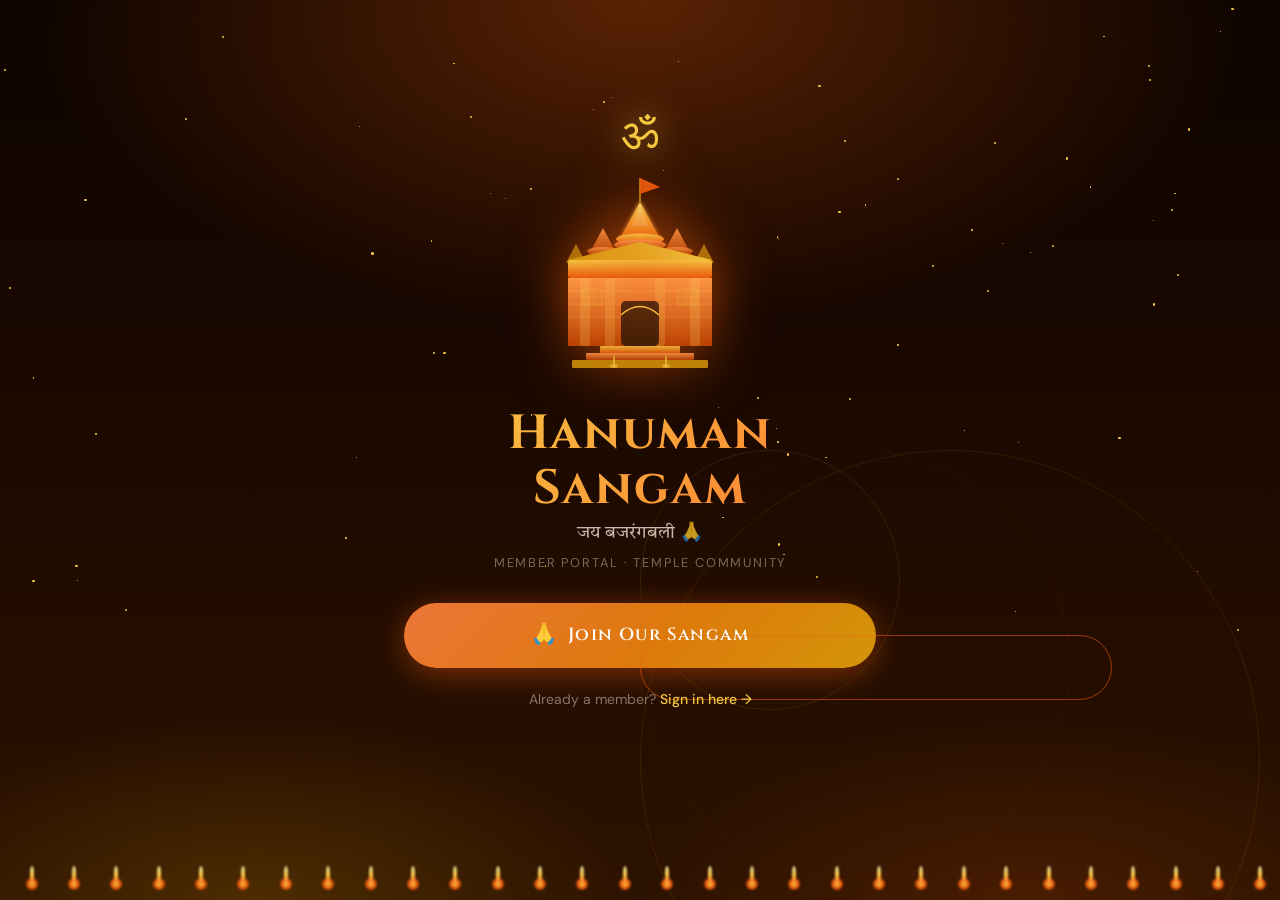
<file: index.html>
<!DOCTYPE html>
<html lang="en">
<head>
<meta charset="UTF-8"/>
<meta name="viewport" content="width=device-width, initial-scale=1.0"/>
<title>Hanuman Sangam</title>
<link rel="preconnect" href="https://fonts.googleapis.com"/>
<link href="https://fonts.googleapis.com/css2?family=Tiro+Devanagari+Hindi&family=Cinzel:wght@400;600;700&family=DM+Sans:wght@300;400;500&display=swap" rel="stylesheet"/>
<style>
*,*::before,*::after{box-sizing:border-box;margin:0;padding:0;}

:root{
  --saffron:#E8590C;
  --saffron2:#FF7A30;
  --gold:#D4950A;
  --gold2:#F5C842;
  --deep:#1A0800;
  --cream:#FDF3E3;
}

html,body{height:100%;overflow-x:hidden;}

body{
  font-family:'DM Sans',sans-serif;
  background:var(--deep);
  color:var(--cream);
  min-height:100vh;
  display:flex;
  flex-direction:column;
  align-items:center;
  justify-content:center;
  position:relative;
  overflow:hidden;
}

body::before{
  content:'';
  position:fixed;inset:0;
  background:
    radial-gradient(ellipse 80% 60% at 50% 0%, rgba(232,89,12,0.35) 0%, transparent 60%),
    radial-gradient(ellipse 60% 40% at 20% 100%, rgba(212,149,10,0.2) 0%, transparent 50%),
    radial-gradient(ellipse 60% 40% at 80% 100%, rgba(232,89,12,0.15) 0%, transparent 50%),
    linear-gradient(180deg, #0D0400 0%, #1A0800 40%, #2C1200 100%);
  z-index:0;
}

/* ── STARS ── */
.stars{position:fixed;inset:0;z-index:0;pointer-events:none;}
.star{
  position:absolute;
  background:var(--gold2);
  border-radius:50%;
  animation:twinkle var(--d,3s) ease-in-out infinite var(--delay,0s);
}
@keyframes twinkle{0%,100%{opacity:0.1;transform:scale(1);}50%{opacity:0.9;transform:scale(1.4);}}

/* ── DIYA ROW ── */
.diyas{position:fixed;bottom:0;left:0;right:0;height:120px;z-index:1;pointer-events:none;}
.diya{
  position:absolute;
  bottom:10px;
  width:12px;height:12px;
  background:radial-gradient(circle, var(--gold2) 0%, var(--saffron) 50%, transparent 100%);
  border-radius:50%;
  animation:flicker var(--fd,1.2s) ease-in-out infinite var(--fdelay,0s);
  filter:blur(1px);
}
.diya::before{
  content:'';
  position:absolute;
  bottom:8px;left:50%;
  transform:translateX(-50%);
  width:4px;height:16px;
  background:linear-gradient(to top, var(--saffron2), var(--gold2), rgba(255,255,200,0.9));
  border-radius:50% 50% 0 0;
  filter:blur(0.5px);
  animation:flameFlicker var(--fd,1.2s) ease-in-out infinite var(--fdelay,0s);
}
@keyframes flicker{0%,100%{opacity:0.8;transform:scale(1);}50%{opacity:1;transform:scale(1.15);}}
@keyframes flameFlicker{0%,100%{transform:translateX(-50%) scaleX(1);}50%{transform:translateX(-50%) scaleX(0.7) scaleY(1.2);}}

/* ── MANDALA RINGS ── */
.mandala{
  position:fixed;
  border-radius:50%;
  border:1px solid rgba(212,149,10,0.12);
  pointer-events:none;z-index:0;
  top:50%;left:50%;
}
@keyframes spinRing{to{transform:translate(-50%,-50%) rotate(360deg);}}

/* ── CONTAINER ── */
.container{
  position:relative;z-index:2;
  display:flex;flex-direction:column;
  align-items:center;text-align:center;
  padding:2rem 1.5rem 7rem;
  max-width:520px;width:100%;
  animation:pageIn 0.8s ease both;
}
@keyframes pageIn{from{opacity:0;transform:translateY(24px);}to{opacity:1;transform:translateY(0);}}

/* ── OM ── */
.om{
  font-size:2.8rem;line-height:1;
  margin-bottom:0.4rem;
  color:var(--gold2);
  animation:omPulse 3s ease-in-out infinite;
  filter:drop-shadow(0 0 18px rgba(245,200,66,0.8));
}
@keyframes omPulse{
  0%,100%{transform:scale(1);filter:drop-shadow(0 0 18px rgba(245,200,66,0.8));}
  50%{transform:scale(1.09);filter:drop-shadow(0 0 34px rgba(245,200,66,1));}
}

/* ── TEMPLE SVG WRAP ── */
.temple-wrap{
  position:relative;
  width:260px;height:220px;
  margin:0.4rem auto 1rem;
  animation:templeFloat 5s ease-in-out infinite;
  filter:drop-shadow(0 0 28px rgba(232,89,12,0.55));
}
@keyframes templeFloat{0%,100%{transform:translateY(0);}50%{transform:translateY(-10px);}}
.temple-wrap::before{
  content:'';
  position:absolute;top:50%;left:50%;
  width:200px;height:200px;
  transform:translate(-50%,-50%);
  border-radius:50%;
  background:radial-gradient(circle, rgba(232,89,12,0.22) 0%, transparent 70%);
  animation:glowPulse 3s ease-in-out infinite;
}
@keyframes glowPulse{
  0%,100%{transform:translate(-50%,-50%) scale(1);opacity:0.7;}
  50%{transform:translate(-50%,-50%) scale(1.25);opacity:1;}
}

/* ── TEXT ── */
.title{
  font-family:'Cinzel',serif;
  font-size:clamp(2rem,7vw,3rem);
  font-weight:700;letter-spacing:0.04em;
  background:linear-gradient(135deg, var(--gold2) 0%, var(--saffron2) 50%, var(--gold2) 100%);
  -webkit-background-clip:text;-webkit-text-fill-color:transparent;background-clip:text;
  background-size:200% 200%;
  animation:shimmer 4s ease infinite;
  margin-bottom:0.3rem;line-height:1.15;
}
@keyframes shimmer{0%{background-position:0% 50%;}50%{background-position:100% 50%;}100%{background-position:0% 50%;}}

.hindi{
  font-family:'Tiro Devanagari Hindi',serif;
  font-size:1.15rem;
  color:rgba(253,243,227,0.75);
  margin-bottom:0.5rem;
}
.tagline{
  font-size:0.8rem;
  color:rgba(253,243,227,0.4);
  letter-spacing:0.14em;
  text-transform:uppercase;
  margin-bottom:2rem;
}

/* ── BUTTON ── */
.btn-wrap{
  width:100%;position:relative;
  animation:fadeUp 0.8s ease 0.5s both;
}
@keyframes fadeUp{from{opacity:0;transform:translateY(16px);}to{opacity:1;transform:translateY(0);}}

/* ripple rings */
.btn-wrap::before,.btn-wrap::after{
  content:'';position:absolute;
  top:50%;left:50%;
  width:100%;height:100%;
  border-radius:60px;
  border:1.5px solid rgba(232,89,12,0.35);
  animation:rippleOut 2.5s ease-out infinite;
  pointer-events:none;
}
.btn-wrap::after{animation-delay:1.25s;}
@keyframes rippleOut{
  0%{transform:translate(-50%,-50%) scale(1);opacity:0.6;}
  100%{transform:translate(-50%,-50%) scale(1.4);opacity:0;}
}

.btn-register{
  display:flex;
  align-items:center;justify-content:center;
  gap:0.6rem;
  width:100%;
  padding:1.15rem 2rem;
  background:linear-gradient(135deg, var(--saffron) 0%, var(--gold) 100%);
  color:#fff;border:none;border-radius:60px;
  font-family:'Cinzel',serif;
  font-size:1.1rem;font-weight:600;
  letter-spacing:0.08em;
  cursor:pointer;position:relative;overflow:hidden;
  transition:transform 0.2s, box-shadow 0.3s;
  box-shadow:0 6px 30px rgba(232,89,12,0.45);
  text-decoration:none;
}
.btn-register::before{
  content:'';position:absolute;inset:0;
  background:linear-gradient(135deg,rgba(255,255,255,0.18) 0%,transparent 55%);
  border-radius:inherit;
}
/* shimmer sweep */
.btn-register::after{
  content:'';position:absolute;
  top:0;left:-100%;width:55%;height:100%;
  background:linear-gradient(90deg,transparent,rgba(255,255,255,0.32),transparent);
  transform:skewX(-20deg);
  animation:sweep 3s ease-in-out infinite 1.8s;
}
@keyframes sweep{0%{left:-100%;}40%,100%{left:160%;}}

.btn-register:hover{
  transform:translateY(-3px) scale(1.02);
  box-shadow:0 14px 42px rgba(232,89,12,0.65), 0 0 0 8px rgba(232,89,12,0.1);
}
.btn-register:active{transform:translateY(0) scale(0.98);}

.btn-icon{
  font-size:1.3rem;
  animation:handWave 2.5s ease-in-out infinite 2s;
  display:inline-block;
}
@keyframes handWave{
  0%,100%{transform:rotate(0);}
  20%{transform:rotate(-18deg);}
  40%{transform:rotate(12deg);}
  60%{transform:rotate(-10deg);}
  80%{transform:rotate(6deg);}
}

/* ── LOGIN LINK ── */
.login-link{
  margin-top:1.4rem;font-size:0.875rem;
  color:rgba(253,243,227,0.45);
  animation:fadeUp 0.8s ease 0.7s both;
}
.login-link a{
  color:var(--gold2);text-decoration:none;font-weight:500;
  position:relative;transition:color 0.2s;
}
.login-link a::after{
  content:'';position:absolute;bottom:-2px;left:0;right:0;
  height:1px;background:var(--gold2);
  transform:scaleX(0);transition:transform 0.25s;transform-origin:left;
}
.login-link a:hover{color:#fff;}
.login-link a:hover::after{transform:scaleX(1);}

/* ── FLOATING PETALS ── */
.petal{
  position:fixed;
  animation:petalFall var(--pd,8s) linear infinite var(--pdelay,0s);
  opacity:0;z-index:1;pointer-events:none;user-select:none;
}
@keyframes petalFall{
  0%{transform:translateY(-40px) rotate(0deg);opacity:0;}
  10%{opacity:0.65;}
  90%{opacity:0.25;}
  100%{transform:translateY(110vh) rotate(400deg);opacity:0;}
}

/* ── REDIRECT OVERLAY ── */
.overlay{
  position:fixed;inset:0;
  background:var(--saffron);
  z-index:999;
  display:flex;flex-direction:column;
  align-items:center;justify-content:center;gap:1.2rem;
  opacity:0;pointer-events:none;
  transition:opacity 0.5s ease;
}
.overlay.active{opacity:1;pointer-events:all;}
.overlay .big-om{
  font-size:4rem;
  animation:omPulse 0.8s ease-in-out infinite;
  filter:drop-shadow(0 0 20px rgba(255,255,255,0.6));
}
.overlay-text{
  font-family:'Cinzel',serif;font-size:1.2rem;
  color:white;letter-spacing:0.12em;
  animation:fadeUpIn 0.5s ease both;
}
.overlay-dots span{
  display:inline-block;width:8px;height:8px;
  border-radius:50%;background:white;margin:0 4px;
  animation:dot 1.2s ease-in-out infinite;
}
.overlay-dots span:nth-child(2){animation-delay:0.2s;}
.overlay-dots span:nth-child(3){animation-delay:0.4s;}
@keyframes dot{0%,100%{transform:translateY(0);opacity:0.4;}50%{transform:translateY(-8px);opacity:1;}}
@keyframes fadeUpIn{from{opacity:0;transform:translateY(12px);}to{opacity:1;transform:translateY(0);}}
</style>
</head>
<body>

<div class="stars" id="stars"></div>
<div id="petals"></div>
<div class="diyas" id="diyas"></div>

<!-- Mandala rings -->
<div class="mandala" style="width:620px;height:620px;animation:spinRing 65s linear infinite;"></div>
<div class="mandala" style="width:430px;height:430px;border-style:dashed;animation:spinRing 38s linear infinite reverse;border-color:rgba(232,89,12,0.1);"></div>
<div class="mandala" style="width:260px;height:260px;animation:spinRing 22s linear infinite;border-color:rgba(245,200,66,0.1);"></div>

<div class="container">

  <div class="om">ॐ</div>

  <!-- Temple SVG -->
  <div class="temple-wrap">
    <svg viewBox="0 0 260 220" xmlns="http://www.w3.org/2000/svg">
      <defs>
        <linearGradient id="tg1" x1="0" y1="0" x2="0" y2="1">
          <stop offset="0%" stop-color="#F5C842"/>
          <stop offset="100%" stop-color="#E8590C"/>
        </linearGradient>
        <linearGradient id="tg2" x1="0" y1="0" x2="0" y2="1">
          <stop offset="0%" stop-color="#FF9A4A"/>
          <stop offset="100%" stop-color="#B84000"/>
        </linearGradient>
        <linearGradient id="tg3" x1="0" y1="0" x2="1" y2="0">
          <stop offset="0%" stop-color="#D4950A"/>
          <stop offset="100%" stop-color="#F5C842"/>
        </linearGradient>
        <filter id="glow"><feGaussianBlur stdDeviation="2" result="b"/><feMerge><feMergeNode in="b"/><feMergeNode in="SourceGraphic"/></feMerge></filter>
      </defs>
      <!-- Flag -->
      <line x1="130" y1="8" x2="130" y2="32" stroke="#D4950A" stroke-width="1.5"/>
      <polygon points="130,8 150,17 130,24" fill="#E8590C" opacity="0.95"/>
      <!-- Main spire -->
      <polygon points="130,32 106,76 154,76" fill="url(#tg1)" filter="url(#glow)"/>
      <polygon points="130,32 122,56 138,56" fill="rgba(255,255,255,0.15)"/>
      <ellipse cx="130" cy="69" rx="24" ry="5.5" fill="url(#tg1)"/>
      <ellipse cx="130" cy="75" rx="26" ry="5.5" fill="url(#tg2)"/>
      <!-- Side spires -->
      <polygon points="93,58 78,86 108,86" fill="url(#tg2)" opacity="0.88"/>
      <polygon points="167,58 152,86 182,86" fill="url(#tg2)" opacity="0.88"/>
      <ellipse cx="93"  cy="81" rx="16" ry="4" fill="url(#tg2)" opacity="0.8"/>
      <ellipse cx="167" cy="81" rx="16" ry="4" fill="url(#tg2)" opacity="0.8"/>
      <!-- Corner mini spires -->
      <polygon points="66,74 56,93 76,93"  fill="#D4950A" opacity="0.7"/>
      <polygon points="194,74 184,93 204,93" fill="#D4950A" opacity="0.7"/>
      <!-- Mandap roof -->
      <polygon points="58,90 130,72 202,90" fill="url(#tg3)"/>
      <rect x="58" y="90" width="144" height="18" rx="2" fill="url(#tg1)"/>
      <!-- Wall -->
      <rect x="58" y="108" width="144" height="68" fill="url(#tg2)"/>
      <line x1="58" y1="121" x2="202" y2="121" stroke="rgba(255,220,100,0.28)" stroke-width="0.8"/>
      <line x1="58" y1="134" x2="202" y2="134" stroke="rgba(255,220,100,0.28)" stroke-width="0.8"/>
      <line x1="58" y1="147" x2="202" y2="147" stroke="rgba(255,220,100,0.28)" stroke-width="0.8"/>
      <!-- Pillars -->
      <rect x="70"  y="108" width="10" height="68" fill="rgba(255,220,100,0.22)" rx="2"/>
      <rect x="95"  y="108" width="10" height="68" fill="rgba(255,220,100,0.22)" rx="2"/>
      <rect x="145" y="108" width="10" height="68" fill="rgba(255,220,100,0.22)" rx="2"/>
      <rect x="180" y="108" width="10" height="68" fill="rgba(255,220,100,0.22)" rx="2"/>
      <!-- Door -->
      <rect x="111" y="131" width="38" height="45" rx="5" fill="#1A0800" opacity="0.88"/>
      <path d="M111,145 Q130,128 149,145" fill="none" stroke="#F5C842" stroke-width="1.5"/>
      <rect x="111" y="131" width="38" height="45" rx="5" fill="rgba(245,200,66,0.06)"/>
      <!-- Windows -->
      <rect x="73"  y="119" width="20" height="16" rx="2" fill="rgba(245,200,66,0.1)" stroke="rgba(245,200,66,0.38)" stroke-width="0.8"/>
      <rect x="167" y="119" width="20" height="16" rx="2" fill="rgba(245,200,66,0.1)" stroke="rgba(245,200,66,0.38)" stroke-width="0.8"/>
      <line x1="83"  y1="119" x2="83"  y2="135" stroke="rgba(245,200,66,0.35)" stroke-width="0.5"/>
      <line x1="73"  y1="127" x2="93"  y2="127" stroke="rgba(245,200,66,0.35)" stroke-width="0.5"/>
      <line x1="177" y1="119" x2="177" y2="135" stroke="rgba(245,200,66,0.35)" stroke-width="0.5"/>
      <line x1="167" y1="127" x2="187" y2="127" stroke="rgba(245,200,66,0.35)" stroke-width="0.5"/>
      <!-- Steps -->
      <rect x="90"  y="176" width="80" height="7" rx="1" fill="url(#tg1)" opacity="0.9"/>
      <rect x="76"  y="183" width="108" height="7" rx="1" fill="url(#tg2)" opacity="0.9"/>
      <rect x="62"  y="190" width="136" height="8" rx="1" fill="#D4950A" opacity="0.85"/>
      <!-- Base diyas -->
      <ellipse cx="104" cy="196" rx="4" ry="2" fill="rgba(245,200,66,0.55)"/>
      <ellipse cx="156" cy="196" rx="4" ry="2" fill="rgba(245,200,66,0.55)"/>
      <line x1="104" y1="196" x2="104" y2="187" stroke="#F5C842" stroke-width="1.5" stroke-linecap="round" opacity="0.85"/>
      <line x1="156" y1="196" x2="156" y2="187" stroke="#F5C842" stroke-width="1.5" stroke-linecap="round" opacity="0.85"/>
    </svg>
  </div>

  <h1 class="title">Hanuman Sangam</h1>
  <p class="hindi">जय बजरंगबली 🙏</p>
  <p class="tagline">Member Portal · Temple Community</p>

  <div class="btn-wrap">
    <a class="btn-register" href="register.html" onclick="goRegister(event)">
      <span class="btn-icon">🙏</span>
      Join Our Sangam
    </a>
  </div>

  <p class="login-link">Already a member? <a href="login.html">Sign in here →</a></p>
</div>

<!-- Redirect overlay -->
<div class="overlay" id="overlay">
  <div class="big-om">ॐ</div>
  <div class="overlay-text">Taking you to Registration…</div>
  <div class="overlay-dots">
    <span></span><span></span><span></span>
  </div>
</div>

<script>
// Stars
const starsEl=document.getElementById('stars');
for(let i=0;i<80;i++){
  const s=document.createElement('div');s.className='star';
  const sz=Math.random()*2+0.8;
  s.style.cssText=`width:${sz}px;height:${sz}px;top:${Math.random()*70}%;left:${Math.random()*100}%;--d:${2+Math.random()*4}s;--delay:${Math.random()*5}s;`;
  starsEl.appendChild(s);
}

// Diyas
const diyasEl=document.getElementById('diyas');
for(let i=0;i<30;i++){
  const d=document.createElement('div');d.className='diya';
  d.style.cssText=`left:${(i/29)*96+2}%;--fd:${0.85+Math.random()*0.7}s;--fdelay:${Math.random()*1.5}s;`;
  diyasEl.appendChild(d);
}

// Petals
const petalsEl=document.getElementById('petals');
['🌸','🌼','🌺','✿','❀'].forEach((e,ei)=>{
  for(let i=0;i<3;i++){
    const p=document.createElement('div');p.className='petal';p.textContent=e;
    p.style.cssText=`left:${Math.random()*100}%;font-size:${0.7+Math.random()*0.7}rem;--pd:${7+Math.random()*8}s;--pdelay:${Math.random()*9}s;`;
    petalsEl.appendChild(p);
  }
});

// Register click
function goRegister(e){
  e.preventDefault();
  const ov=document.getElementById('overlay');
  ov.classList.add('active');
  setTimeout(()=>{ window.location.href='register.html'; },1300);
}
</script>
</body>
</html>
</file>
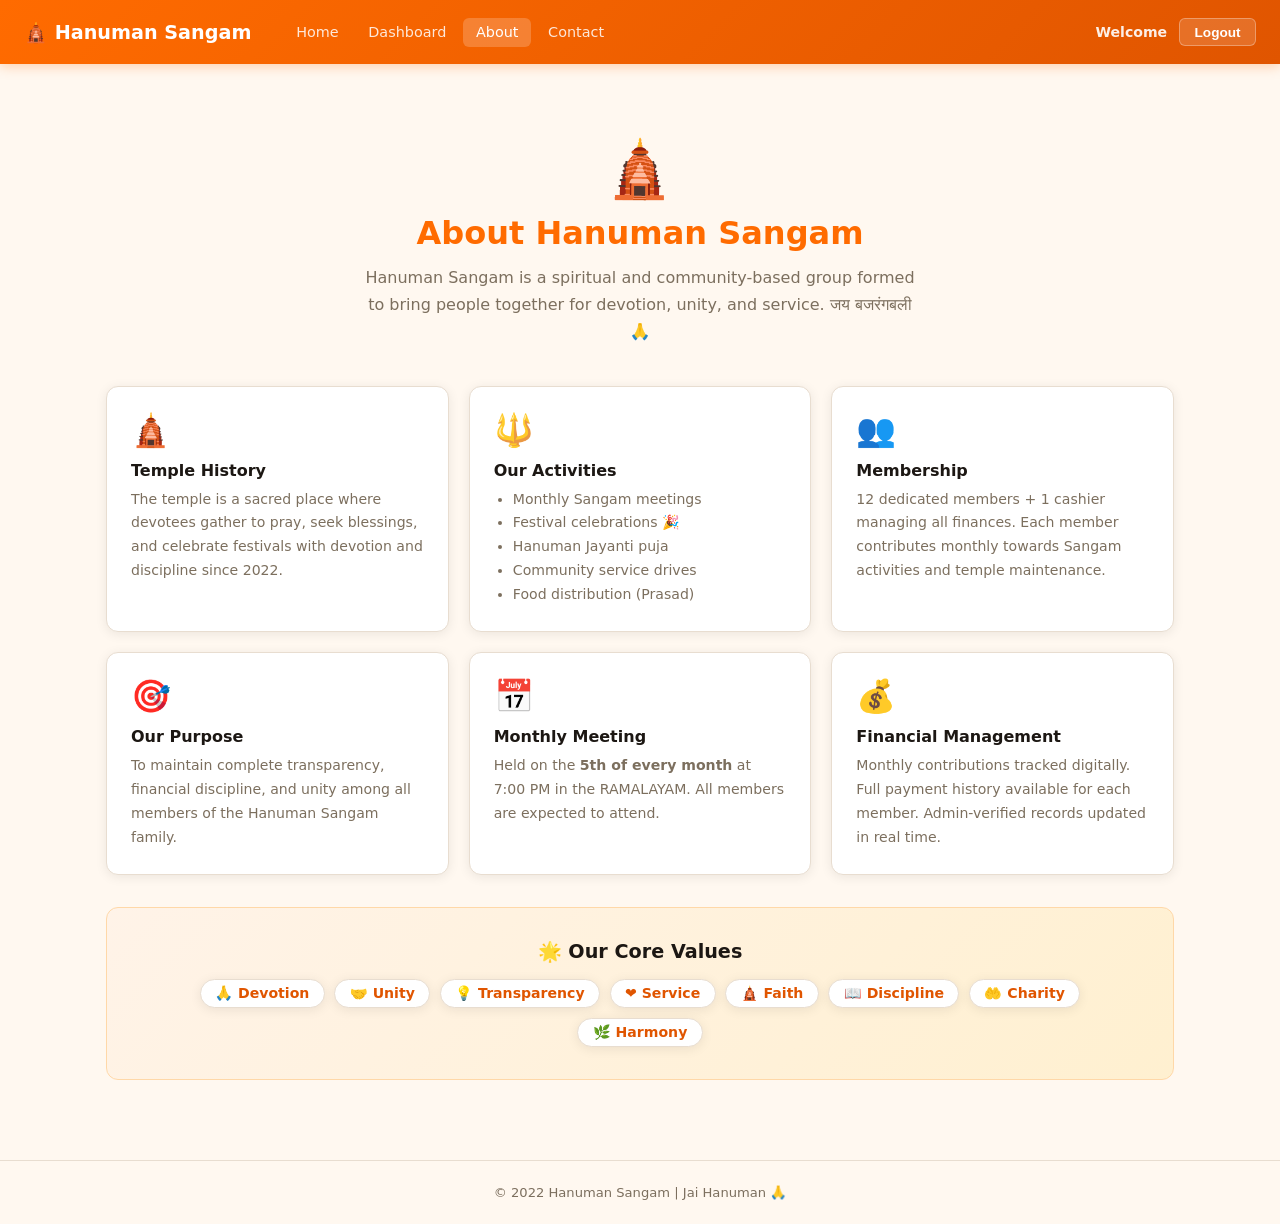
<file: about.html>
<!DOCTYPE html>
<html lang="en">
<head>
  <meta charset="UTF-8"/>
  <meta name="viewport" content="width=device-width, initial-scale=1.0"/>
  <title>About — Hanuman Sangam</title>
  <link rel="stylesheet" href="about.css">
</head>
<body>
<nav class="navbar">
  <div class="nav-brand">🛕 Hanuman Sangam</div>
  <ul class="nav-links">
    <li><a href="home.html">Home</a></li>
    <li><a href="member-dashboard.html">Dashboard</a></li>
    <li><a href="about.html" class="active">About</a></li>
    <li><a href="contact.html">Contact</a></li>
  </ul>
  <div class="nav-right">
    <span class="nav-user" id="navUser">Welcome</span>
    <button class="btn-logout" onclick="logout()">Logout</button>
  </div>
</nav>
<div class="about-container">
  <!-- Hero -->
  <div class="about-hero">
    <div class="about-hero-icon">🛕</div>
    <h1>About Hanuman Sangam</h1>
    <p>
      Hanuman Sangam is a spiritual and community-based group formed to bring
      people together for devotion, unity, and service. जय बजरंगबली 🙏
    </p>
  </div>
  <!-- Info Grid -->
  <div class="about-grid">
    <div class="about-card">
      <div class="about-card-icon">🛕</div>
      <h3>Temple History</h3>
      <p>
        The temple is a sacred place where devotees gather to pray, seek blessings,
        and celebrate festivals with devotion and discipline since 2022.
      </p>
    </div>
    <div class="about-card">
      <div class="about-card-icon">🔱</div>
      <h3>Our Activities</h3>
      <ul>
        <li>Monthly Sangam meetings</li>
        <li>Festival celebrations 🎉</li>
        <li>Hanuman Jayanti puja</li>
        <li>Community service drives</li>
        <li>Food distribution (Prasad)</li>
      </ul>
    </div>
    <div class="about-card">
      <div class="about-card-icon">👥</div>
      <h3>Membership</h3>
      <p>
        12 dedicated members + 1 cashier managing all finances.
        Each member contributes monthly towards Sangam activities and temple maintenance.
      </p>
    </div>
    <div class="about-card">
      <div class="about-card-icon">🎯</div>
      <h3>Our Purpose</h3>
      <p>
        To maintain complete transparency, financial discipline, and unity among
        all members of the Hanuman Sangam family.
      </p>
    </div>
    <div class="about-card">
      <div class="about-card-icon">📅</div>
      <h3>Monthly Meeting</h3>
      <p>
        Held on the <strong>5th of every month</strong> at 7:00 PM in the RAMALAYAM.
        All members are expected to attend.
      </p>
    </div>
    <div class="about-card">
      <div class="about-card-icon">💰</div>
      <h3>Financial Management</h3>
      <p>
        Monthly contributions tracked digitally. Full payment history available
        for each member. Admin-verified records updated in real time.
      </p>
    </div>
  </div>
  <!-- Values -->
  <div class="values-card">
    <h2>🌟 Our Core Values</h2>
    <div class="values-row">
      <span class="value-pill">🙏 Devotion</span>
      <span class="value-pill">🤝 Unity</span>
      <span class="value-pill">💡 Transparency</span>
      <span class="value-pill">❤️ Service</span>
      <span class="value-pill">🛕 Faith</span>
      <span class="value-pill">📖 Discipline</span>
      <span class="value-pill">🤲 Charity</span>
      <span class="value-pill">🌿 Harmony</span>
    </div>
  </div>
</div>
<footer><p>© 2022 Hanuman Sangam | Jai Hanuman 🙏</p></footer>
<div id="toast"></div>
<script src="api.js"></script>
<script src="common.js"></script>
<script src="about.js"></script>
</body>
</html>
</file>
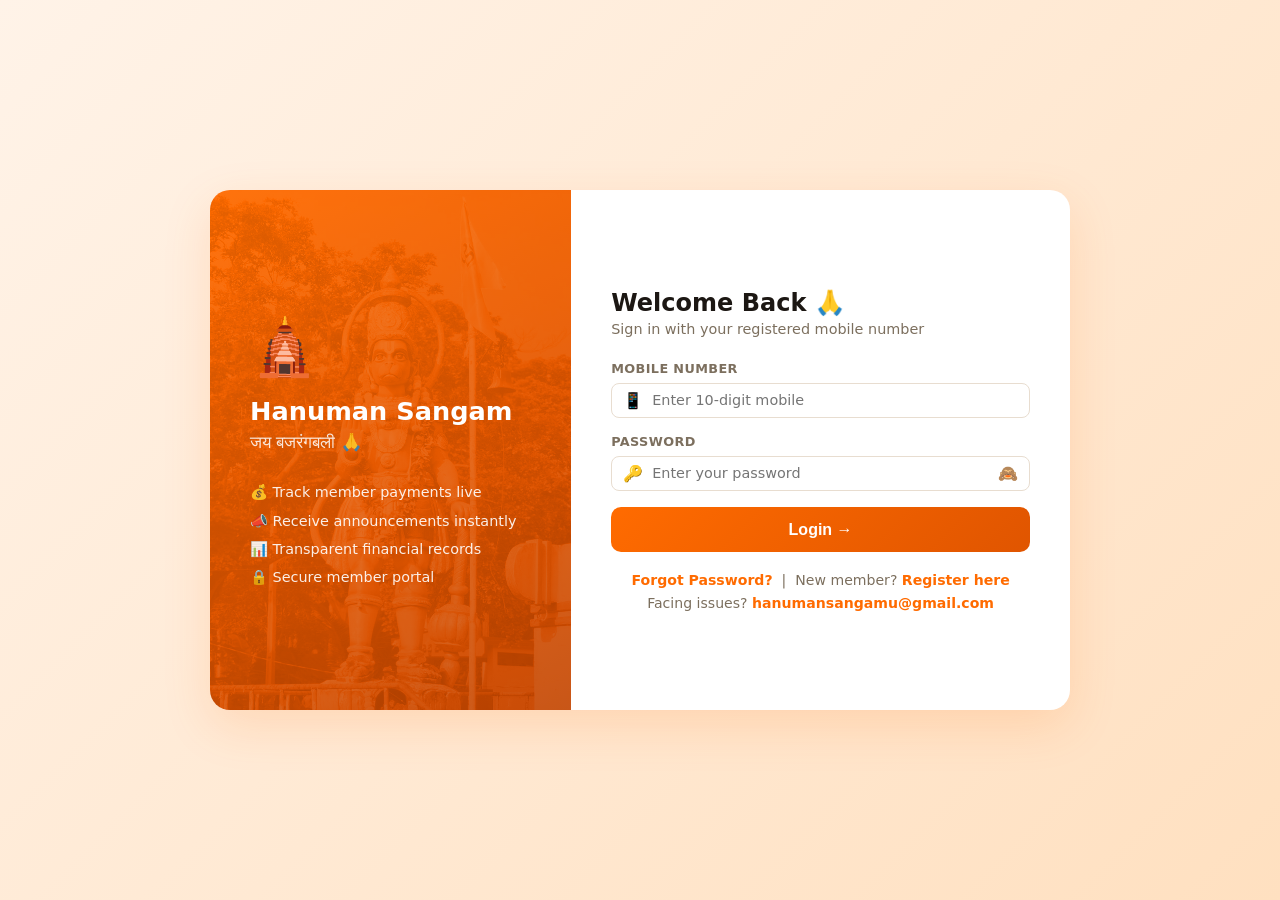
<file: admin-dashboard.html>
<!DOCTYPE html>
<html lang="en">
<head>
  <meta charset="UTF-8"/>
  <meta name="viewport" content="width=device-width, initial-scale=1.0"/>
  <title>Admin Dashboard — Hanuman Sangam</title>
  <link rel="stylesheet" href="admin-dashboard.css">
  <style>
    /* ── Edit Member Modal ── */
    .edit-modal-overlay {
      display:none; position:fixed; inset:0;
      background:rgba(0,0,0,0.45); z-index:1000;
      align-items:center; justify-content:center;
    }
    .edit-modal-overlay.active { display:flex; }
    .edit-modal {
      background:#fff; border-radius:16px; padding:2rem;
      width:100%; max-width:460px;
      box-shadow:0 20px 60px rgba(0,0,0,.2);
      animation:slideUp .2s ease;
    }
    @keyframes slideUp {
      from{transform:translateY(20px);opacity:0}
      to{transform:translateY(0);opacity:1}
    }
    .edit-modal h3 {
      font-size:1.15rem; font-weight:800;
      margin:0 0 1.4rem; color:#1a1a1a;
    }
    .edit-field { margin-bottom:.9rem; }
    .edit-field label {
      display:block; font-size:.75rem; font-weight:700;
      color:#888; text-transform:uppercase;
      letter-spacing:.04em; margin-bottom:.35rem;
    }
    .edit-field input,
    .edit-field select {
      width:100%; padding:.6rem .9rem;
      border:1.5px solid #e5e7eb; border-radius:8px;
      font-size:.95rem; outline:none;
      transition:border-color .2s; box-sizing:border-box;
    }
    .edit-field input:focus,
    .edit-field select:focus { border-color:#FF6B00; }
    .edit-modal-actions {
      display:flex; gap:.75rem;
      margin-top:1.4rem; justify-content:flex-end;
    }
    .btn-save-edit {
      background:linear-gradient(135deg,#FF6B00,#E05500);
      color:#fff; border:none; padding:.65rem 1.5rem;
      border-radius:8px; font-weight:700; cursor:pointer;
      transition:opacity .2s;
    }
    .btn-save-edit:hover:not(:disabled) { opacity:.88; }
    .btn-save-edit:disabled { opacity:.6; }
    .btn-cancel-edit {
      background:#f3f4f6; color:#374151; border:none;
      padding:.65rem 1.25rem; border-radius:8px;
      font-weight:600; cursor:pointer;
    }
    .btn-edit-member {
      background:#fff7ed; color:#c2410c;
      border:1px solid #fed7aa;
      padding:.3rem .7rem; border-radius:6px;
      font-size:.78rem; font-weight:700;
      cursor:pointer; transition:background .2s;
    }
    .btn-edit-member:hover { background:#ffedd5; }
  </style>
</head>
<body>

<!-- OFFLINE BANNER -->
<div id="offlineBanner" class="offline-banner" style="display:none;">
  ⚠️ Cannot reach server. Showing cached data.
</div>

<!-- NAVBAR -->
<nav class="navbar">
  <div class="nav-brand">🛕 Hanuman Sangam</div>
  <ul class="nav-links">
    <li><a href="home.html">Home</a></li>
    <li><a href="admin-dashboard.html" class="active">Dashboard</a></li>
    <li><a href="about.html">About</a></li>
    <li><a href="contact.html">Contact</a></li>
  </ul>
  <div class="nav-right">
    <span class="nav-user" id="navUsername">Admin</span>
    <button class="btn-logout" onclick="logout()">Logout</button>
  </div>
</nav>

<main>

  <!-- ① Page Header -->
  <div class="page-header">
    <div>
      <div class="page-title">💼 Admin Dashboard</div>
      <div class="page-subtitle">Manage member payments &amp; approvals</div>
    </div>
    <div class="live-badge"><div class="live-dot"></div> Live</div>
  </div>

  <!-- ② Stat Cards -->
  <div class="stats-row">
    <div class="stat-card">
      <div class="stat-icon">💰</div>
      <div>
        <div class="stat-label">Total Collection</div>
        <div class="stat-value" id="statTotalCollection"><span class="skeleton-val">Loading…</span></div>
      </div>
    </div>
    <div class="stat-card">
      <div class="stat-icon">⏳</div>
      <div>
        <div class="stat-label">Total Pending</div>
        <div class="stat-value" id="statTotalPending"><span class="skeleton-val">Loading…</span></div>
      </div>
    </div>
    <div class="stat-card">
      <div class="stat-icon">👥</div>
      <div>
        <div class="stat-label">Pending Approvals</div>
        <div class="stat-value" id="statPendingMembers"><span class="skeleton-val">…</span></div>
      </div>
    </div>
  </div>

  <!-- ③ Record Payment -->
  <div class="section-card">
    <div class="section-header">
      <div class="section-title">💳 Record Payment</div>
    </div>
    <div class="section-card-body">
      <div class="payment-form">
        <div class="form-group" style="flex:2;min-width:180px;">
          <label class="form-label">Member</label>
          <select id="selectMember"><option value="">— Select Member —</option></select>
        </div>
        <div class="form-group" style="flex:1.5;min-width:140px;">
          <label class="form-label">Amount (₹)</label>
          <input type="number" id="paymentAmount" placeholder="Enter amount" min="1" step="1"/>
        </div>
        <div class="form-group" style="flex:1.2;min-width:130px;">
          <label class="form-label">Payment Type</label>
          <select id="paymentType">
            <option value="MONTHLY">Monthly Payment</option>
            <option value="ANNUAL">Annual Payment</option>
            <option value="DONATION">Donation</option>
            <option value="FESTIVAL">Festival</option>
            <option value="PUJA">Puja</option>
            <option value="OTHER">Other</option>
          </select>
        </div>
        <div class="form-group" style="flex:1.2;min-width:120px;">
          <label class="form-label">Status</label>
          <select id="paymentStatus">
            <option value="PAID">✅ Paid</option>
            <option value="UNPAID">⏳ Unpaid</option>
          </select>
        </div>
        <div class="form-group btn-form-group" style="min-width:160px;">
          <label class="form-label">&nbsp;</label>
          <div class="btn-group">
            <button class="btn btn-add" id="btnAdd" onclick="recordPayment('ADD')">＋ Add</button>
            <button class="btn btn-subtract" id="btnSubtract" onclick="recordPayment('SUBTRACT')">− Subtract</button>
          </div>
        </div>
      </div>
    </div>
  </div>

  <!-- ④ Update Home Page Stats -->
  <div class="section-card">
    <div class="stats-update-header">
      <div class="stats-update-title">
        📊 Update Home Page Stats
        <span class="mode-badge mode-manual" id="modeBadge">Manual Mode</span>
      </div>
    </div>
    <div class="section-card-body">
      <div class="stats-update-grid">
        <div class="form-group">
          <label class="form-label">Total Collection (₹)</label>
          <input class="form-input" type="number" id="inputTotalCollection" placeholder="e.g. 15000" min="0"/>
        </div>
        <div class="form-group">
          <label class="form-label">Total Paid (₹)</label>
          <input class="form-input" type="number" id="inputTotalPaid" placeholder="e.g. 12000" min="0"/>
        </div>
        <div class="form-group">
          <label class="form-label">Total Unpaid (₹)</label>
          <input class="form-input" type="number" id="inputTotalUnpaid" placeholder="e.g. 3000" min="0"/>
        </div>
        <div class="form-group">
          <label class="form-label">Pending Members (count)</label>
          <input class="form-input" type="number" id="inputPendingMembers" placeholder="e.g. 5" min="0"/>
        </div>
      </div>
      <div class="stats-update-actions">
        <button class="btn btn-primary" id="btnSaveManual" onclick="saveStatsManual()">💾 Save Manual Values</button>
        <span class="divider-text">— OR —</span>
        <button class="btn btn-auto" id="btnAutoCalc" onclick="saveStatsAuto()">⚡ Auto-Calculate from Payments</button>
      </div>
    </div>
  </div>

  <!-- ⑤ Send Announcement -->
  <div class="section-card">
    <div class="section-header">
      <div class="section-title">📣 Send Announcement</div>
    </div>
    <div class="section-card-body">
      <div class="announcement-form">
        <div class="form-group" style="flex:1;min-width:200px;">
          <label class="form-label">Title</label>
          <input type="text" id="announcementTitle" placeholder="Announcement title…"/>
        </div>
        <div class="form-group" style="flex:2.5;min-width:260px;">
          <label class="form-label">Message</label>
          <input type="text" id="announcementMessage" placeholder="Message to all members…"/>
        </div>
        <div class="form-group btn-form-group">
          <label class="form-label">&nbsp;</label>
          <button class="btn btn-primary" id="btnAnnounce" onclick="sendAnnouncement()">📣 Send to All</button>
        </div>
      </div>
    </div>
  </div>

  <!-- ⑥ Approved Members Table — with Edit button -->
  <div class="section-card">
    <div class="section-header">
      <div class="section-title">✅ Approved Members</div>
      <div class="header-right">
        <span class="member-count" id="approvedCount">0 members</span>
        <button class="btn btn-secondary btn-sm" onclick="loadAdminDashboard()">↻ Refresh</button>
      </div>
    </div>
    <div class="table-wrap">
      <table>
        <thead>
          <tr>
            <th>#</th><th>Name</th><th>Paid (₹)</th>
            <th>Pending (₹)</th><th>Contact</th><th>Status</th><th>Edit</th>
          </tr>
        </thead>
        <tbody id="approvedMembersBody">
          <tr><td colspan="7" class="empty-state skeleton-row">Loading members…</td></tr>
        </tbody>
      </table>
    </div>
  </div>

  <!-- ⑦ Pending Approvals Table -->
  <div class="section-card">
    <div class="section-header">
      <div class="section-title">🟡 Pending Approvals</div>
      <div class="header-right">
        <span class="member-count" id="pendingCount">0 pending</span>
        <button class="btn btn-secondary btn-sm" onclick="loadAdminDashboard()">↻ Refresh</button>
      </div>
    </div>
    <div class="table-wrap">
      <table>
        <thead>
          <tr>
            <th>#</th><th>Name</th><th>Email</th>
            <th>Mobile</th><th>Registered</th><th>Actions</th>
          </tr>
        </thead>
        <tbody id="pendingMembersBody">
          <tr><td colspan="6" class="empty-state skeleton-row">Loading approvals…</td></tr>
        </tbody>
      </table>
    </div>
  </div>

</main>

<!-- CONFIRM MODAL -->
<div id="confirmModal" class="modal-overlay" style="display:none;">
  <div class="modal-box">
    <div class="modal-icon" id="modalIcon">⚠️</div>
    <div class="modal-title" id="modalTitle">Confirm Action</div>
    <div class="modal-msg" id="modalMsg">Are you sure?</div>
    <div class="modal-actions">
      <button class="btn btn-secondary" onclick="closeModal()">Cancel</button>
      <button class="btn btn-primary" onclick="confirmAction()">Confirm</button>
    </div>
  </div>
</div>

<!-- EDIT MEMBER MODAL -->
<div id="editMemberModal" class="edit-modal-overlay">
  <div class="edit-modal">
    <h3>✏️ Edit Member Details</h3>
    <input type="hidden" id="editMemberId"/>
    <div class="edit-field">
      <label>Full Name</label>
      <input type="text" id="editName" placeholder="Member full name"/>
    </div>
    <div class="edit-field">
      <label>Phone Number</label>
      <input type="tel" id="editPhone" placeholder="10-digit phone" maxlength="10"/>
    </div>
    <div class="edit-field">
      <label>Email</label>
      <input type="email" id="editEmail" placeholder="Email address"/>
    </div>
    <div class="edit-field">
      <label>Address</label>
      <input type="text" id="editAddress" placeholder="Address (optional)"/>
    </div>
    <div class="edit-field">
      <label>Status</label>
      <select id="editStatus">
        <option value="APPROVED">✅ Approved</option>
        <option value="PENDING">🟡 Pending</option>
        <option value="REJECTED">❌ Rejected</option>
      </select>
    </div>
    <div class="edit-modal-actions">
      <button class="btn-cancel-edit" onclick="closeEditModal()">Cancel</button>
      <button class="btn-save-edit" id="btnSaveEdit" onclick="saveEditMember()">💾 Save Changes</button>
    </div>
  </div>
</div>

<div id="toast"></div>
<footer><p>© 2022 Hanuman Sangam Admin | Jai Hanuman 🙏</p></footer>

<script src="api.js"></script>
<script src="common.js"></script>
<script src="admin-dashboard.js"></script>
</body>
</html>
</file>
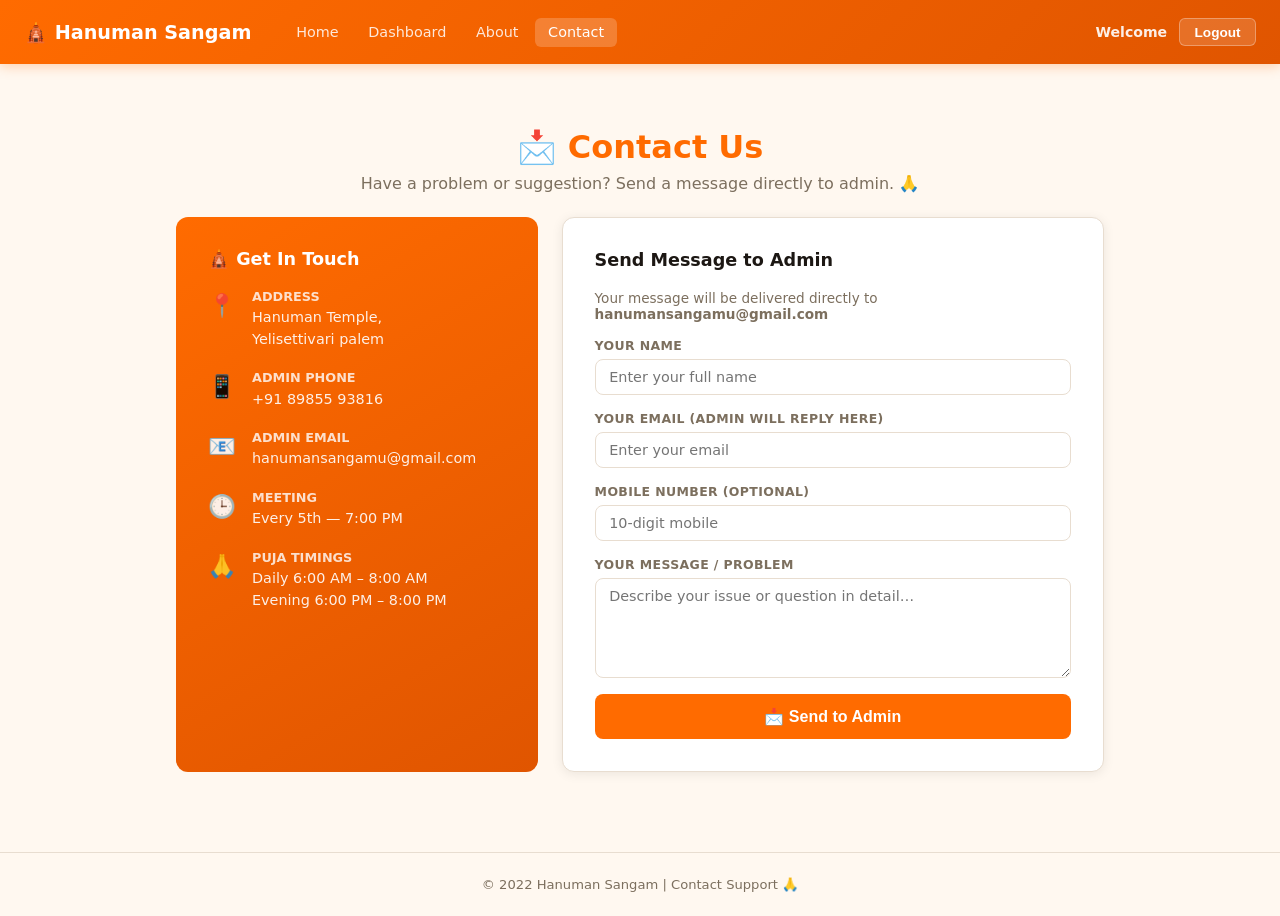
<file: contact.html>
<!DOCTYPE html>
<html lang="en">
<head>
  <meta charset="UTF-8"/>
  <meta name="viewport" content="width=device-width, initial-scale=1.0"/>
  <title>Contact — Hanuman Sangam</title>
  <link rel="stylesheet" href="contact.css">
</head>
<body>

<nav class="navbar">
  <div class="nav-brand">🛕 Hanuman Sangam</div>
  <ul class="nav-links">
    <li><a href="home.html">Home</a></li>
    <li><a href="member-dashboard.html">Dashboard</a></li>
    <li><a href="about.html">About</a></li>
    <li><a href="contact.html" class="active">Contact</a></li>
  </ul>
  <div class="nav-right">
    <span class="nav-user" id="navUser">Welcome</span>
    <button class="btn-logout" onclick="logout()">Logout</button>
  </div>
</nav>

<div class="contact-container">

  <div class="contact-hero">
    <h1>📩 Contact Us</h1>
    <p>Have a problem or suggestion? Send a message directly to admin. 🙏</p>
  </div>

  <div class="contact-grid">

    <!-- Info Panel -->
    <div class="contact-info">
      <h3>🛕 Get In Touch</h3>
      <div class="contact-detail">
        <span class="icon">📍</span>
        <div><strong>Address</strong><span>Hanuman Temple,<br/>Yelisettivari palem</span></div>
      </div>
      <div class="contact-detail">
        <span class="icon">📱</span>
        <div><strong>Admin Phone</strong><span>+91 89855 93816</span></div>
      </div>
      <div class="contact-detail">
        <span class="icon">📧</span>
        <div><strong>Admin Email</strong><span>hanumansangamu@gmail.com</span></div>
      </div>
      <div class="contact-detail">
        <span class="icon">🕒</span>
        <div><strong>Meeting</strong><span>Every 5th — 7:00 PM</span></div>
      </div>
      <div class="contact-detail">
        <span class="icon">🙏</span>
        <div><strong>Puja Timings</strong><span>Daily 6:00 AM – 8:00 AM<br/>Evening 6:00 PM – 8:00 PM</span></div>
      </div>
    </div>

    <!-- Form Card -->
    <div class="contact-form-card">
      <h3>Send Message to Admin</h3>
      <p style="font-size:.85rem;color:var(--text-muted);margin-bottom:1rem;">
        Your message will be delivered directly to <strong>hanumansangamu@gmail.com</strong>
      </p>

      <div class="msg-success" id="msgSuccess">✅ Message sent to admin successfully! They'll reply on your email. 🙏</div>
      <div class="msg-error"   id="msgError"></div>

      <form class="contact-form" id="contactForm" novalidate>

        <div class="form-group">
          <label class="form-label">Your Name</label>
          <input type="text" id="cName" placeholder="Enter your full name" required/>
        </div>

        <div class="form-group">
          <label class="form-label">Your Email (admin will reply here)</label>
          <input type="email" id="cEmail" placeholder="Enter your email" required/>
        </div>

        <div class="form-group">
          <label class="form-label">Mobile Number (optional)</label>
          <input type="tel" id="cPhone" placeholder="10-digit mobile" maxlength="10"/>
        </div>

        <div class="form-group">
          <label class="form-label">Your Message / Problem</label>
          <textarea id="cMessage" rows="5"
                    placeholder="Describe your issue or question in detail…" required></textarea>
        </div>

        <button type="submit" class="btn btn-primary btn-lg w-100" id="submitBtn">
          📩 Send to Admin
        </button>

      </form>
    </div>

  </div>

</div>

<footer><p>© 2022 Hanuman Sangam | Contact Support 🙏</p></footer>
<div id="toast"></div>

<script src="api.js"></script>
<script src="common.js"></script>
<script src="contact.js"></script>
</body>
</html>
</file>
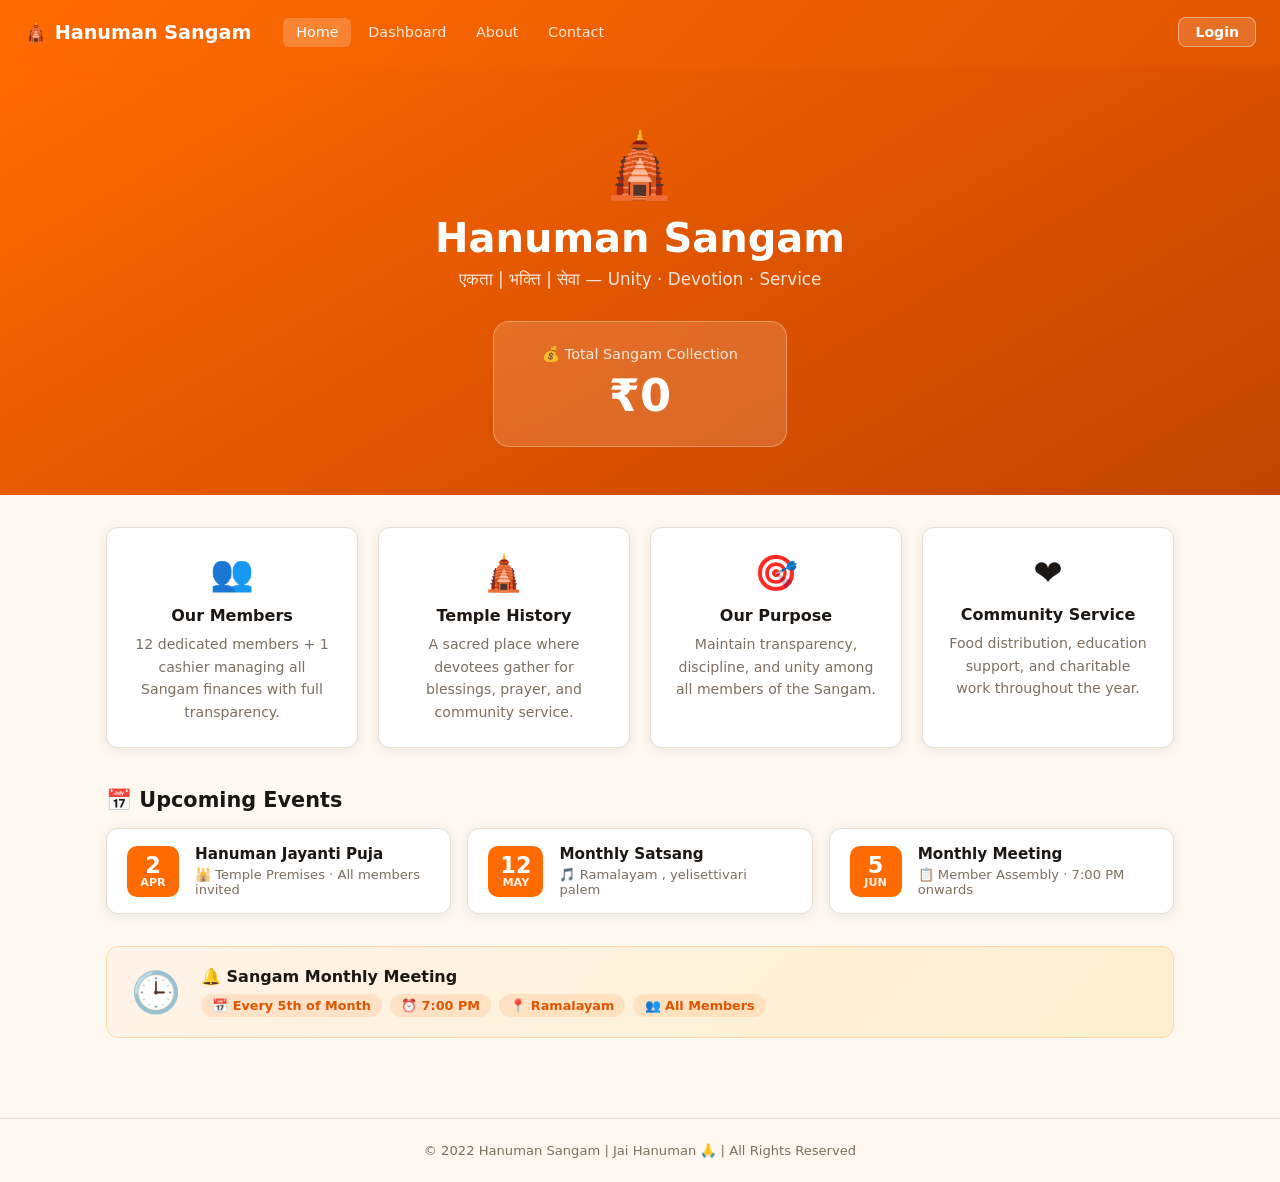
<file: home.html>
<!DOCTYPE html>
<html lang="en">
<head>
  <meta charset="UTF-8"/>
  <meta name="viewport" content="width=device-width, initial-scale=1.0"/>
  <title>Home — Hanuman Sangam</title>
  <link rel="stylesheet" href="home.css">
</head>
<body>

<!-- NAVBAR -->
<nav class="navbar">
  <div class="nav-brand">🛕 Hanuman Sangam</div>
  <ul class="nav-links">
    <li><a href="home.html" class="active">Home</a></li>
    <li><a href="member-dashboard.html">Dashboard</a></li>
    <li><a href="about.html">About</a></li>
    <li><a href="contact.html">Contact</a></li>
  </ul>
  <div class="nav-right">
    <span class="nav-user" id="navUser">Welcome</span>
    <button class="btn-logout" onclick="logout()">Logout</button>
  </div>
</nav>

<!-- HERO / TOTAL COLLECTION -->
<section class="hero">
  <div class="hero-icon">🛕</div>
  <h1>Hanuman Sangam</h1>
  <p class="hero-tagline">एकता | भक्ति | सेवा — Unity · Devotion · Service</p>
  <div class="collection-card">
    <div class="collection-label">💰 Total Sangam Collection</div>
    <div class="collection-amount" id="totalAmount">₹0</div>
  </div>
</section>

<!-- MAIN CONTENT -->
<div class="home-container">

  <!-- Quick Info Cards -->
  <div class="info-cards">
    <div class="info-card">
      <div class="info-card-icon">👥</div>
      <h3>Our Members</h3>
      <p>12 dedicated members + 1 cashier managing all Sangam finances with full transparency.</p>
    </div>
    <div class="info-card">
      <div class="info-card-icon">🛕</div>
      <h3>Temple History</h3>
      <p>A sacred place where devotees gather for blessings, prayer, and community service.</p>
    </div>
    <div class="info-card">
      <div class="info-card-icon">🎯</div>
      <h3>Our Purpose</h3>
      <p>Maintain transparency, discipline, and unity among all members of the Sangam.</p>
    </div>
    <div class="info-card">
      <div class="info-card-icon">❤️</div>
      <h3>Community Service</h3>
      <p>Food distribution, education support, and charitable work throughout the year.</p>
    </div>
  </div>

  <!-- Upcoming Events -->
  <div class="events-section">
    <h2>📅 Upcoming Events</h2>
    <div class="events-grid">
      <div class="event-card">
        <div class="event-date-badge">
          <div class="day">2</div>
          <div class="month">Apr</div>
        </div>
        <div class="event-info">
          <h4>Hanuman Jayanti Puja</h4>
          <p>🕌 Temple Premises · All members invited</p>
        </div>
      </div>
      <div class="event-card">
        <div class="event-date-badge">
          <div class="day">12</div>
          <div class="month">May</div>
        </div>
        <div class="event-info">
          <h4>Monthly Satsang</h4>
          <p>🎵 Ramalayam , yelisettivari palem</p>
        </div>
      </div>
      <div class="event-card">
        <div class="event-date-badge">
          <div class="day">5</div>
          <div class="month">Jun</div>
        </div>
        <div class="event-info">
          <h4>Monthly Meeting</h4>
          <p>📋 Member Assembly · 7:00 PM onwards</p>
        </div>
      </div>
    </div>
  </div>

  <!-- Monthly Meeting -->
  <div class="meeting-card">
    <div class="meeting-icon">🕒</div>
    <div class="meeting-info">
      <h3>🔔 Sangam Monthly Meeting</h3>
      <div class="meeting-meta">
        <span class="meta-pill">📅 Every 5th of Month</span>
        <span class="meta-pill">⏰ 7:00 PM</span>
        <span class="meta-pill">📍 Ramalayam</span>
        <span class="meta-pill">👥 All Members</span>
      </div>
    </div>
  </div>

</div>

<footer><p>© 2022 Hanuman Sangam | Jai Hanuman 🙏 | All Rights Reserved</p></footer>
<div id="toast"></div>

<script src="api.js"></script>
<script src="common.js"></script>
<script src="home.js"></script>
</body>
</html>
</file>
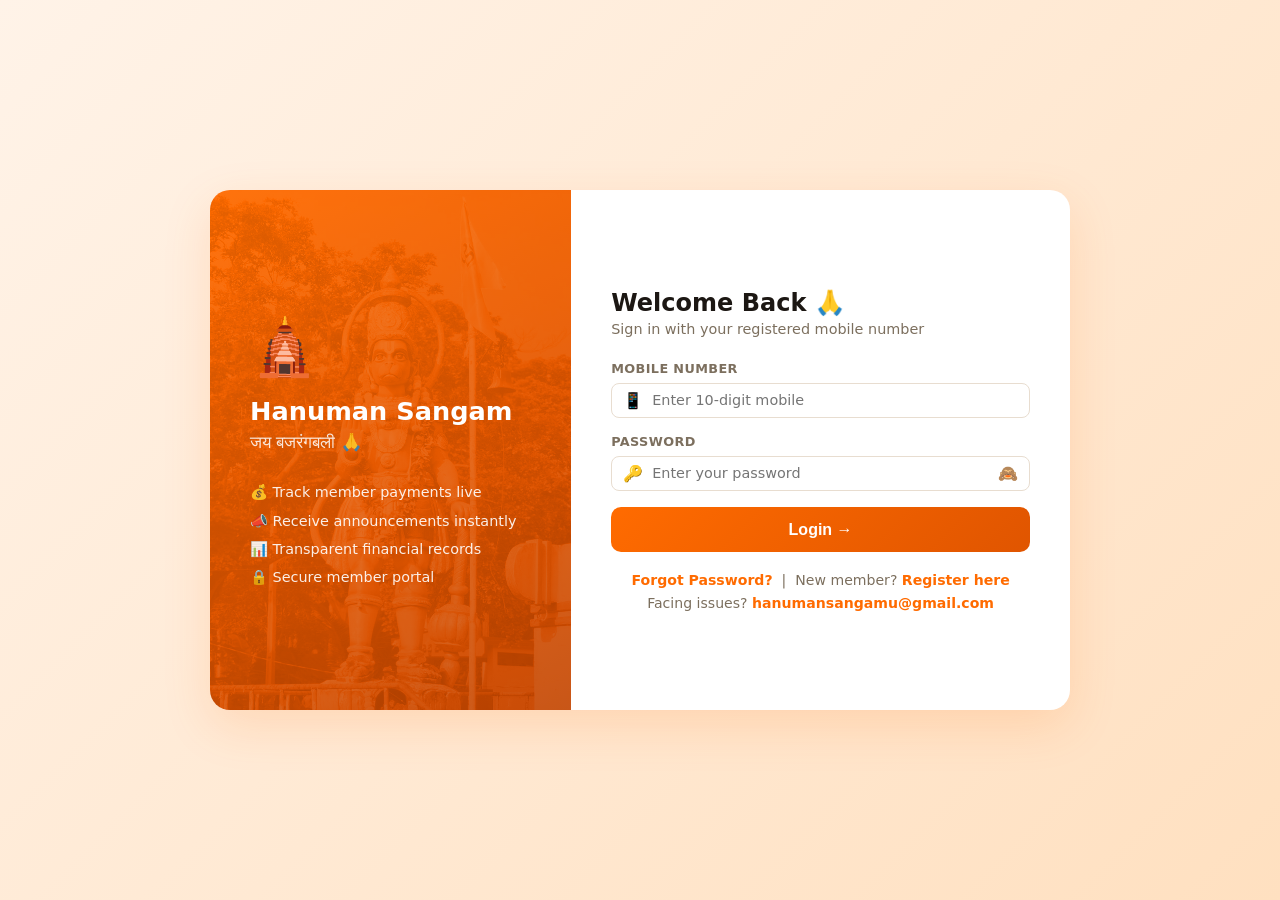
<file: login.html>
<!DOCTYPE html>
<html lang="en">
<head>
  <meta charset="UTF-8"/>
  <meta name="viewport" content="width=device-width, initial-scale=1.0"/>
  <title>Login — Hanuman Sangam</title>
  <link rel="stylesheet" href="login.css">
</head>
<body>
<div class="login-card">

  <!-- ── LEFT PANEL ── -->
  <div class="login-left">
    <div class="hanuman-bg" style="background-image:url('hanuman.jpeg')"></div>
    <div class="left-content">
      <div class="temple-icon">🛕</div>
      <h2>Hanuman Sangam</h2>
      <p class="tagline">जय बजरंगबली 🙏</p>
      <div class="features">
        <div class="feature-item">💰 Track member payments live</div>
        <div class="feature-item">📣 Receive announcements instantly</div>
        <div class="feature-item">📊 Transparent financial records</div>
        <div class="feature-item">🔒 Secure member portal</div>
      </div>
    </div>
  </div>

  <!-- ── RIGHT PANEL ── -->
  <div class="login-right">

    <!-- LOGIN SECTION -->
    <div id="loginSection">
      <h3>Welcome Back 🙏</h3>
      <p class="sub">Sign in with your registered mobile number</p>
      <div class="error-box" id="errorBox"></div>
      <form id="loginForm" autocomplete="off" novalidate>
        <div class="input-group">
          <label>Mobile Number</label>
          <div class="input-icon-wrap">
            <span class="icon">📱</span>
            <input type="tel" id="mobile" placeholder="Enter 10-digit mobile"
                   maxlength="10" inputmode="numeric" autocomplete="tel" required/>
          </div>
        </div>
        <div class="input-group">
          <label>Password</label>
          <div class="input-icon-wrap">
            <span class="icon">🔑</span>
            <input type="password" id="password" placeholder="Enter your password"
                   autocomplete="current-password" required/>
            <span class="toggle-eye" id="toggleEye" onclick="togglePw()">🙈</span>
          </div>
        </div>
        <button type="submit" class="btn-login" id="loginBtn">
          <span id="btnText">Login →</span>
          <span class="spinner" id="spinner"></span>
        </button>
      </form>
      <p class="login-footer">
        <a href="#" onclick="showForgot();return false;">Forgot Password?</a>
        &nbsp;|&nbsp;
        New member? <a href="register.html">Register here</a>
      </p>
      <p class="login-footer" style="margin-top:.4rem;">
        Facing issues? <a href="mailto:hanumansangamu@gmail.com">hanumansangamu@gmail.com</a>
      </p>
    </div>

    <!-- FORGOT PASSWORD SECTION -->
    <div id="forgotSection" style="display:none;">
      <h3>Reset Password 🔑</h3>
      <p class="sub">Enter your registered email to receive OTP</p>
      <div class="error-box" id="forgotError"></div>
      <div class="success-box" id="forgotSuccess"></div>

      <!-- Step 1: Email -->
      <div id="forgotStep1">
        <div class="input-group">
          <label>Email Address</label>
          <div class="input-icon-wrap">
            <span class="icon">📧</span>
            <input type="email" id="forgotEmail" placeholder="Enter your registered email"/>
          </div>
        </div>
        <button class="btn-login" id="btnSendForgotOtp" onclick="sendForgotOtp()">
          <span id="forgotOtpBtnText">Send OTP →</span>
          <span class="spinner" id="forgotOtpSpinner"></span>
        </button>
      </div>

      <!-- Step 2: OTP -->
      <div id="forgotStep2" style="display:none;">
        <div class="input-group">
          <label>Enter OTP</label>
          <div class="input-icon-wrap">
            <span class="icon">🔢</span>
            <input type="text" id="forgotOtp" placeholder="6-digit OTP"
                   maxlength="6" inputmode="numeric"/>
          </div>
        </div>
        <button class="btn-login" id="btnVerifyForgotOtp" onclick="verifyForgotOtp()">
          <span id="forgotVerifyBtnText">Verify OTP →</span>
          <span class="spinner" id="forgotVerifySpinner"></span>
        </button>
      </div>

      <!-- Step 3: New Password -->
      <div id="forgotStep3" style="display:none;">
        <div class="input-group">
          <label>New Password</label>
          <div class="input-icon-wrap">
            <span class="icon">🔑</span>
            <input type="password" id="newPassword" placeholder="Min 6 characters"/>
          </div>
        </div>
        <div class="input-group">
          <label>Confirm Password</label>
          <div class="input-icon-wrap">
            <span class="icon">🔑</span>
            <input type="password" id="confirmPassword" placeholder="Re-enter password"/>
          </div>
        </div>
        <button class="btn-login" id="btnResetPassword" onclick="resetPassword()">
          <span id="resetBtnText">Reset Password →</span>
          <span class="spinner" id="resetSpinner"></span>
        </button>
      </div>

      <p class="login-footer" style="margin-top:1rem;">
        <a href="#" onclick="showLogin();return false;">← Back to Login</a>
      </p>
      <p class="login-footer" style="margin-top:.4rem;">
        Facing issues? <a href="mailto:hanumansangamu@gmail.com">hanumansangamu@gmail.com</a>
      </p>
    </div>

  </div>
</div>

<div id="toast"></div>
<script src="api.js"></script>
<script src="common.js"></script>
<script src="login.js"></script>
</body>
</html>
</file>
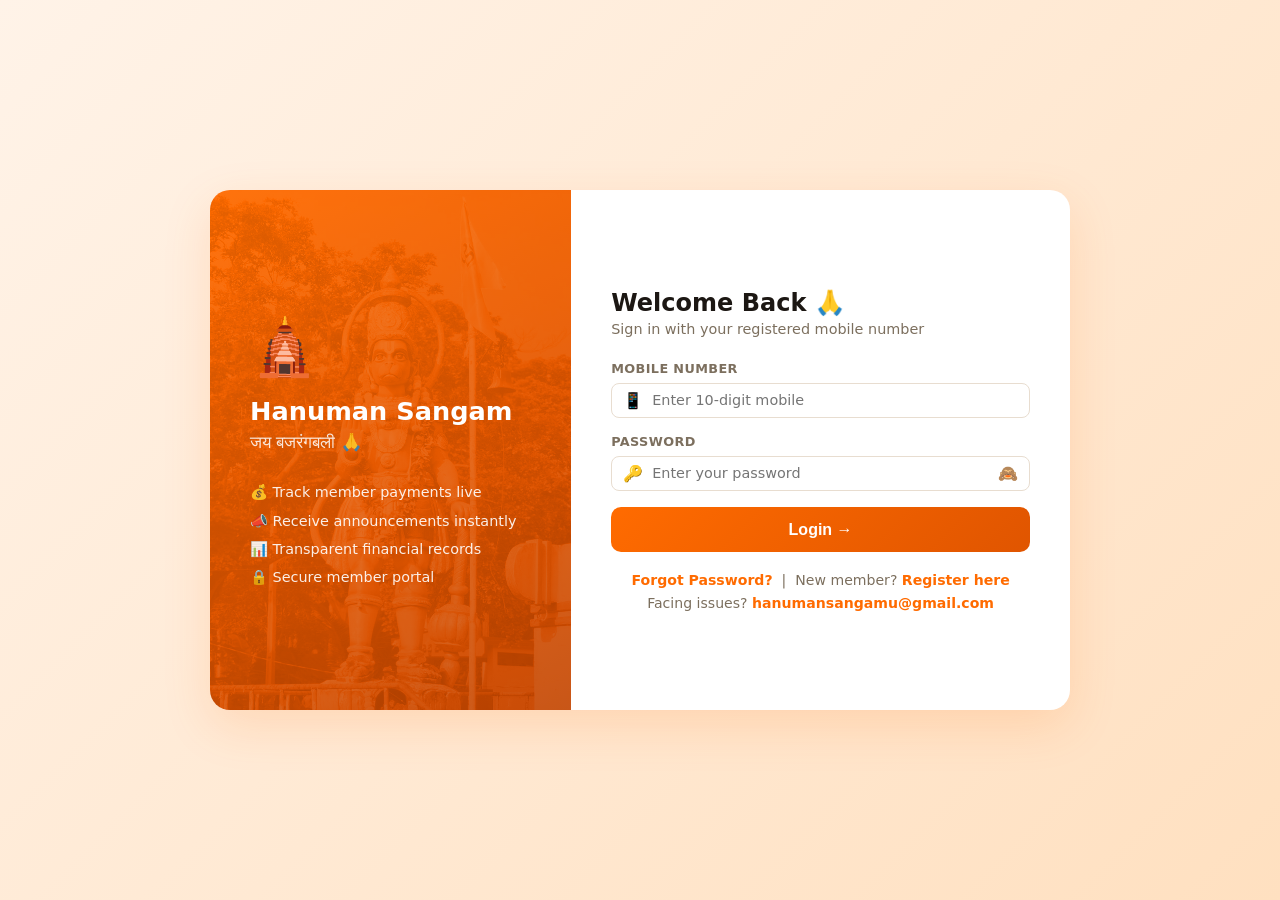
<file: member-dashboard.html>
<!DOCTYPE html>
<html lang="en">
<head>
  <meta charset="UTF-8"/>
  <meta name="viewport" content="width=device-width, initial-scale=1.0"/>
  <title>Member Dashboard — Hanuman Sangam</title>
  <link rel="stylesheet" href="dashboard.css">
</head>
<body>

<!-- NAVBAR -->
<nav class="navbar">
  <div class="nav-brand">🛕 Hanuman Sangam</div>
  <ul class="nav-links">
    <li><a href="home.html">Home</a></li>
    <li><a href="member-dashboard.html" class="active">Dashboard</a></li>
    <li><a href="about.html">About</a></li>
    <li><a href="contact.html">Contact</a></li>
  </ul>
  <div class="nav-right">
    <span class="nav-user" id="navUser">Welcome</span>
    <button class="btn-logout" onclick="logout()">Logout</button>
  </div>
</nav>

<!-- OFFLINE BANNER -->
<div id="offlineBanner" class="offline-banner" style="display:none;">
  ⚠️ Cannot reach server. Check backend at <strong>localhost:8080</strong>.
</div>

<!-- DASHBOARD -->
<div class="dash-container">

  <!-- Page Header -->
  <div class="page-header">
    <div>
      <div class="page-title">👤 Member Dashboard</div>
      <p class="page-sub">View payments, announcements and all member records</p>
    </div>
    <span class="live-pill">
      <span class="live-dot"></span> Live
    </span>
  </div>

  <!-- Summary Cards -->
  <div class="summary-cards">
    <div class="sum-card card-paid">
      <div class="sum-icon">✅</div>
      <div>
        <div class="sum-label">My Total Paid</div>
        <div class="sum-value" id="totalPaid">₹0</div>
      </div>
    </div>
    <div class="sum-card card-pending">
      <div class="sum-icon">⏳</div>
      <div>
        <div class="sum-label">My Total Pending</div>
        <div class="sum-value" id="totalPending">₹0</div>
      </div>
    </div>
    <div class="sum-card card-due">
      <div class="sum-icon">📅</div>
      <div>
        <div class="sum-label">Next Due Date</div>
        <div class="sum-value" id="dueDate">5th</div>
      </div>
    </div>
  </div>

  <!-- Announcements -->
  <div class="section-card">
    <div class="section-header">
      <div class="section-title">📢 Announcements</div>
    </div>
    <div class="section-card-body">
      <div class="announce-list" id="announceList">
        <p class="text-muted" style="font-style:italic">Loading announcements…</p>
      </div>
    </div>
  </div>

  <!-- Search + Members Table -->
  <div class="section-card">
    <div class="section-header">
      <div class="section-title">👥 All Members</div>
      <span class="member-count" id="memberCount"
            style="font-size:.82rem;color:var(--text-muted);background:var(--bg2);
                   padding:.25rem .7rem;border-radius:20px;font-weight:600;">
        0 members
      </span>
    </div>
    <div class="section-card-body" style="padding-bottom:0">
      <div class="search-bar" style="margin-bottom:1rem">
        <span class="search-icon">🔍</span>
        <input type="text" id="searchInput"
               placeholder="Search member by name or mobile…"
               autocomplete="off"/>
      </div>
    </div>
    <div class="table-wrap">
      <table>
        <thead>
          <tr>
            <th>#</th>
            <th>Name</th>
            <th>Paid (₹)</th>
            <th>Pending (₹)</th>
            <th>Contact</th>
            <th>Status</th>
          </tr>
        </thead>
        <tbody id="memberTable">
          <tr><td colspan="6" class="empty-state skeleton-row">Loading members…</td></tr>
        </tbody>
      </table>
    </div>
  </div>

  <!-- My Payment History -->
  <div class="section-card">
    <div class="section-header">
      <div class="section-title">💳 My Payment History</div>
    </div>
    <div class="table-wrap">
      <table>
        <thead>
          <tr>
            <th>#</th>
            <th>Amount (₹)</th>
            <th>Type</th>
            <th>Note</th>
            <th>Date</th>
            <th>Status</th>
          </tr>
        </thead>
        <tbody id="paymentTable">
          <tr><td colspan="6" class="empty-state skeleton-row">Loading payments…</td></tr>
        </tbody>
      </table>
    </div>
  </div>

</div>

<footer><p>© 2022 Hanuman Sangam | Jai Hanuman 🙏</p></footer>
<div id="toast"></div>

<script src="api.js"></script>
<script src="common.js"></script>
<script src="member-dashboard.js"></script>
</body>
</html>
</file>
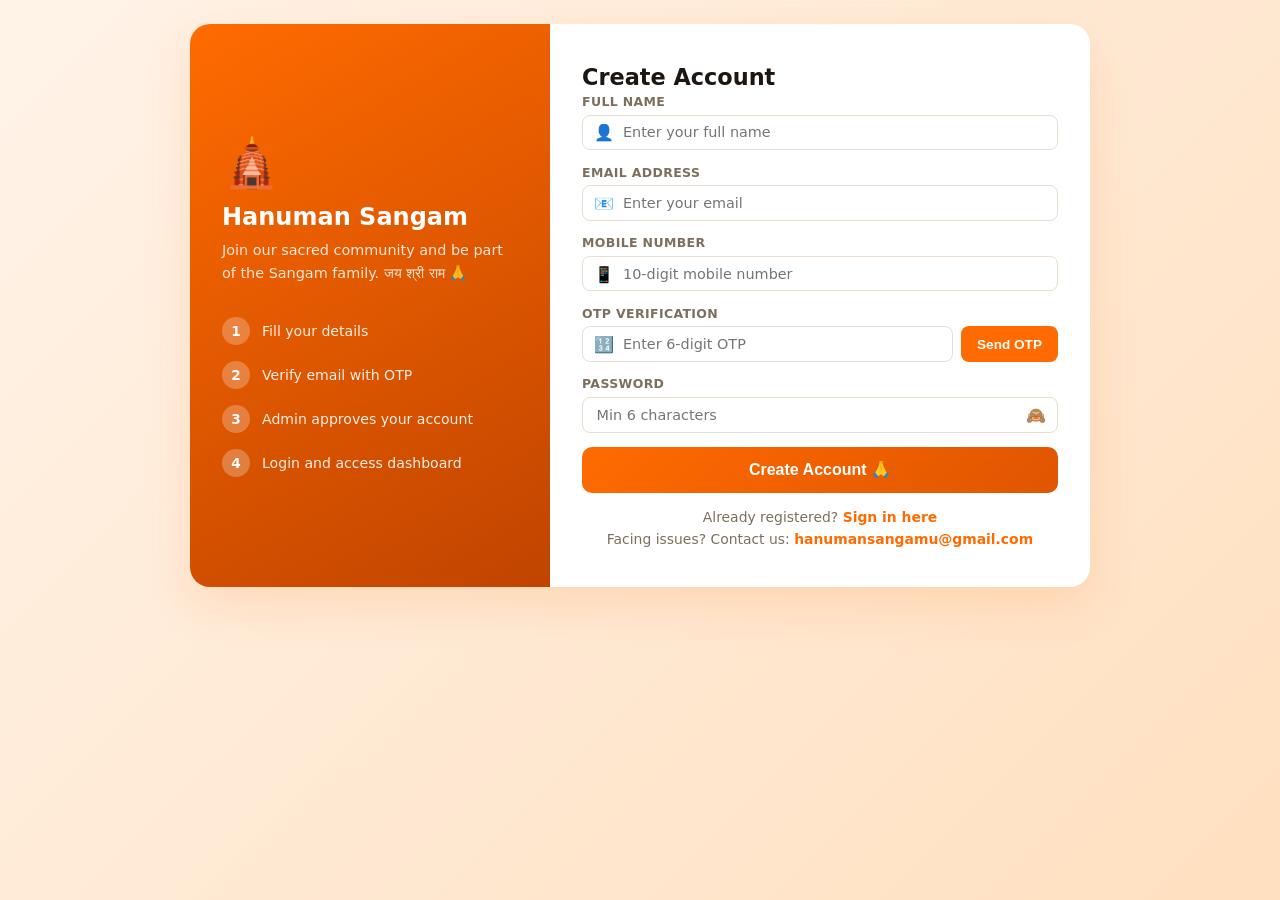
<file: register.html>
<!DOCTYPE html>
<html lang="en">
<head>
  <meta charset="UTF-8"/>
  <meta name="viewport" content="width=device-width, initial-scale=1.0"/>
  <title>Register — Hanuman Sangam</title>
  <link rel="stylesheet" href="register.css">
</head>
<body>
<div class="register-card">
  <!-- ── LEFT ──────────────────────────────────────────────── -->
  <div class="reg-left">
    <div class="logo-icon">🛕</div>
    <h2>Hanuman Sangam</h2>
    <p>Join our sacred community and be part of the Sangam family. जय श्री राम 🙏</p>
    <div class="steps">
      <div class="step-item">
        <div class="step-num">1</div>
        <div class="step-text">Fill your details</div>
      </div>
      <div class="step-item">
        <div class="step-num">2</div>
        <div class="step-text">Verify email with OTP</div>
      </div>
      <div class="step-item">
        <div class="step-num">3</div>
        <div class="step-text">Admin approves your account</div>
      </div>
      <div class="step-item">
        <div class="step-num">4</div>
        <div class="step-text">Login and access dashboard</div>
      </div>
    </div>
  </div>
  <!-- ── RIGHT ─────────────────────────────────────────────── -->
  <div class="reg-right">
    <h3>Create Account</h3>
    <div class="msg-box" id="msgBox"></div>
    <form id="registerForm" autocomplete="off" novalidate>
      <!-- NAME -->
      <div class="input-group">
        <label>Full Name</label>
        <div class="input-icon-wrap">
          <span class="icon">👤</span>
          <input type="text" id="name"
                 placeholder="Enter your full name"
                 pattern="[A-Za-z ]{3,}" required/>
        </div>
      </div>
      <!-- EMAIL -->
      <div class="input-group">
        <label>Email Address</label>
        <div class="input-icon-wrap">
          <span class="icon">📧</span>
          <input type="email" id="email"
                 placeholder="Enter your email" required/>
        </div>
      </div>
      <!-- MOBILE -->
      <div class="input-group">
        <label>Mobile Number</label>
        <div class="input-icon-wrap">
          <span class="icon">📱</span>
          <input type="tel" id="mobile"
                 placeholder="10-digit mobile number"
                 maxlength="10" inputmode="numeric" required/>
        </div>
      </div>
      <!-- OTP -->
      <div class="input-group">
        <label>OTP Verification</label>
        <div class="otp-row">
          <div class="input-icon-wrap">
            <span class="icon">🔢</span>
            <input type="text" id="otp"
                   placeholder="Enter 6-digit OTP"
                   maxlength="6" inputmode="numeric" required/>
          </div>
          <button type="button" id="otpBtn"
                  class="btn-send-otp" onclick="sendOTP()">
            Send OTP
          </button>
        </div>
      </div>
      <!-- PASSWORD -->
      <div class="input-group">
        <label>Password</label>
        <div class="pw-wrap">
          <input type="password" id="password"
                 placeholder="Min 6 characters" minlength="6" required/>
          <span class="pw-toggle" onclick="togglePw()">🙈</span>
        </div>
      </div>
      <button type="submit" class="btn-register" id="regBtn">
        <span id="regBtnText">Create Account 🙏</span>
        <span class="spinner" id="spinner"></span>
      </button>
    </form>
    <p class="reg-footer">
      Already registered? <a href="login.html">Sign in here</a>
    </p>
    <!-- Contact help for registration issues -->
    <p class="reg-footer" style="margin-top:.4rem;">
      Facing issues? Contact us:
      <a href="mailto:hanumansangamu@gmail.com">hanumansangamu@gmail.com</a>
    </p>
  </div>
</div>
<div id="toast"></div>
<script src="api.js"></script>
<script src="common.js"></script>
<script src="register.js"></script>
</body>
</html>
</file>
<file: about.css>
@import 'vars.css';
.about-container { max-width:1100px; margin:0 auto; padding:2rem 1rem 3rem; }
.about-hero { text-align:center; padding:2.5rem 1rem; }
.about-hero-icon { font-size:3.5rem; margin-bottom:.75rem; }
.about-hero h1   { font-size:2rem; font-weight:900; margin-bottom:.75rem; color:var(--saffron); }
.about-hero p    { color:var(--text-muted); max-width:560px; margin:0 auto; line-height:1.7; }
.about-grid { display:grid; grid-template-columns:repeat(auto-fit,minmax(280px,1fr)); gap:1.25rem; margin-bottom:2rem; }
.about-card { background:var(--card); border:1px solid var(--border); border-radius:var(--radius); padding:1.5rem; box-shadow:var(--shadow); transition:transform .2s; }
.about-card:hover { transform:translateY(-3px); }
.about-card-icon { font-size:2rem; margin-bottom:.75rem; }
.about-card h3   { font-size:1rem; font-weight:700; margin-bottom:.5rem; }
.about-card p, .about-card li { font-size:.88rem; color:var(--text-muted); line-height:1.7; }
.about-card ul   { padding-left:1.2rem; }
.values-card { background:linear-gradient(135deg,var(--saffron-light),
#FFF0D0); border:1px solid 
#FFD8A8; border-radius:var(--radius); padding:2rem; text-align:center; }
.values-card h2  { font-size:1.2rem; font-weight:800; margin-bottom:1rem; }
.values-row  { display:flex; flex-wrap:wrap; gap:.6rem; justify-content:center; }
.value-pill  { background:#fff; border:1px solid var(--border); padding:.35rem .9rem; border-radius:20px; font-size:.88rem; font-weight:600; color:var(--saffron-dark); box-shadow:var(--shadow); }
</file>
<file: admin-dashboard.css>
@import 'vars.css';

main { max-width:1200px; margin:0 auto; padding:1.5rem 1rem 3rem; }

/* Page header */
.page-header  { display:flex; align-items:center; justify-content:space-between; margin-bottom:1.5rem; }
.page-title   { font-size:1.4rem; font-weight:800; }
.page-subtitle { color:var(--text-muted); font-size:.88rem; margin-top:.2rem; }
.live-badge   { display:flex; align-items:center; gap:.45rem; background:var(--green-light); color:var(--green); padding:.35rem .85rem; border-radius:20px; font-size:.82rem; font-weight:700; }
.live-dot     { width:8px; height:8px; border-radius:50%; background:var(--green); animation:blink 1.2s infinite; }
@keyframes blink { 0%,100%{opacity:1} 50%{opacity:.3} }

/* Stats row */
.stats-row  { display:grid; grid-template-columns:repeat(auto-fit,minmax(200px,1fr)); gap:1rem; margin-bottom:1.5rem; }
.stat-card  { background:var(--card); border:1px solid var(--border); border-radius:var(--radius); padding:1.1rem 1.3rem; display:flex; align-items:center; gap:1rem; box-shadow:var(--shadow); }
.stat-icon  { font-size:2rem; }
.stat-label { font-size:.78rem; color:var(--text-muted); font-weight:600; text-transform:uppercase; letter-spacing:.03em; }
.stat-value { font-size:1.5rem; font-weight:800; color:var(--text); margin-top:.1rem; }
.skeleton-val { color:var(--border); animation:pulse 1.2s infinite; font-size:1rem; }

/* Payment form */
.payment-form { display:flex; flex-wrap:wrap; gap:1rem; align-items:flex-end; }
.btn-form-group .btn-group { display:flex; gap:.5rem; }

/* Stats update */
.stats-update-header  { padding:.9rem 1.25rem; border-bottom:1px solid var(--border); background:var(--bg2); }
.stats-update-title   { font-size:1rem; font-weight:700; display:flex; align-items:center; gap:.75rem; }
.mode-badge           { font-size:.75rem; padding:.2rem .65rem; border-radius:20px; font-weight:600; }
.mode-manual          { background:var(--yellow-light); color:var(--yellow); }
.mode-auto            { background:var(--blue-light); color:var(--blue); }
.stats-update-grid    { display:grid; grid-template-columns:repeat(auto-fit,minmax(200px,1fr)); gap:1rem; margin-bottom:1rem; }
.stats-update-actions { display:flex; align-items:center; gap:1rem; flex-wrap:wrap; }
.divider-text         { color:var(--text-muted); font-size:.85rem; font-weight:500; }
.form-input           { /* already styled via vars */ }

/* Announcement form */
.announcement-form { display:flex; flex-wrap:wrap; gap:1rem; align-items:flex-end; }
</file>
<file: contact.css>
@import 'vars.css';

.contact-container { max-width:960px; margin:0 auto; padding:2rem 1rem 3rem; }

.contact-hero { text-align:center; padding:2rem 1rem 1.5rem; }
.contact-hero h1 { font-size:2rem; font-weight:900; margin-bottom:.5rem; color:var(--saffron); }
.contact-hero p  { color:var(--text-muted); }

.contact-grid { display:grid; grid-template-columns:1fr 1.5fr; gap:1.5rem; }
@media(max-width:640px) { .contact-grid { grid-template-columns:1fr; } }

/* Info panel */
.contact-info { background:linear-gradient(150deg,#FF6B00,#E05500); color:#fff; border-radius:var(--radius); padding:2rem; }
.contact-info h3 { font-size:1.1rem; font-weight:700; margin-bottom:1.25rem; }
.contact-detail { display:flex; gap:1rem; margin-bottom:1.25rem; align-items:flex-start; }
.contact-detail .icon { font-size:1.4rem; flex-shrink:0; }
.contact-detail strong { display:block; font-size:.8rem; opacity:.8; text-transform:uppercase; margin-bottom:.2rem; }
.contact-detail span  { font-size:.9rem; opacity:.9; line-height:1.5; }

/* Form card */
.contact-form-card { background:var(--card); border:1px solid var(--border); border-radius:var(--radius); padding:2rem; box-shadow:var(--shadow); }
.contact-form-card h3 { font-size:1.1rem; font-weight:700; margin-bottom:1.25rem; }
.form-group { display:flex; flex-direction:column; gap:.4rem; margin-bottom:1rem; }
.form-label { font-size:.78rem; font-weight:600; color:var(--text-muted); text-transform:uppercase; letter-spacing:.03em; }
.msg-success { display:none; background:var(--green-light); border:1px solid #BBF7D0; color:var(--green); padding:.7rem 1rem; border-radius:8px; font-size:.88rem; margin-bottom:1rem; }
.msg-error   { display:none; background:var(--red-light);   border:1px solid #FECACA; color:var(--red);   padding:.7rem 1rem; border-radius:8px; font-size:.88rem; margin-bottom:1rem; }

.btn-lg  { padding:.8rem 1.5rem; font-size:1rem; }
.w-100   { width:100%; justify-content:center; }
</file>
<file: home.css>
@import 'vars.css';

/* Hero */
.hero { background:linear-gradient(150deg,#FF6B00,#E05500,#C04400); color:#fff; text-align:center; padding:4rem 1rem 3rem; }
.hero-icon { font-size:4rem; margin-bottom:.75rem; }
.hero h1   { font-size:2.5rem; font-weight:900; margin-bottom:.5rem; }
.hero-tagline { opacity:.85; font-size:1.05rem; margin-bottom:2rem; }
.collection-card { display:inline-block; background:rgba(255,255,255,.15); backdrop-filter:blur(8px); border:1px solid rgba(255,255,255,.3); border-radius:16px; padding:1.5rem 3rem; }
.collection-label  { font-size:.9rem; opacity:.85; margin-bottom:.4rem; }
.collection-amount { font-size:2.8rem; font-weight:900; }

/* Container */
.home-container { max-width:1100px; margin:0 auto; padding:2rem 1rem 3rem; }

/* Info cards */
.info-cards { display:grid; grid-template-columns:repeat(auto-fit,minmax(220px,1fr)); gap:1.25rem; margin-bottom:2.5rem; }
.info-card  { background:var(--card); border:1px solid var(--border); border-radius:var(--radius); padding:1.5rem; box-shadow:var(--shadow); text-align:center; transition:transform .2s; }
.info-card:hover { transform:translateY(-3px); }
.info-card-icon { font-size:2.2rem; margin-bottom:.75rem; }
.info-card h3   { font-size:1rem; font-weight:700; margin-bottom:.5rem; }
.info-card p    { font-size:.88rem; color:var(--text-muted); line-height:1.6; }

/* Events */
.events-section { margin-bottom:2rem; }
.events-section h2 { font-size:1.3rem; font-weight:800; margin-bottom:1rem; }
.events-grid { display:grid; grid-template-columns:repeat(auto-fit,minmax(260px,1fr)); gap:1rem; }
.event-card { background:var(--card); border:1px solid var(--border); border-radius:var(--radius); padding:1rem 1.25rem; display:flex; align-items:center; gap:1rem; box-shadow:var(--shadow); }
.event-date-badge { background:var(--saffron); color:#fff; border-radius:10px; padding:.5rem .75rem; text-align:center; min-width:52px; }
.event-date-badge .day   { font-size:1.4rem; font-weight:900; line-height:1; }
.event-date-badge .month { font-size:.7rem; font-weight:700; text-transform:uppercase; opacity:.9; }
.event-info h4 { font-size:.95rem; font-weight:700; margin-bottom:.25rem; }
.event-info p  { font-size:.82rem; color:var(--text-muted); }

/* Meeting card */
.meeting-card { background:linear-gradient(135deg,var(--saffron-light),#FFF0D0); border:1px solid #FFD8A8; border-radius:var(--radius); padding:1.25rem 1.5rem; display:flex; align-items:center; gap:1.25rem; }
.meeting-icon { font-size:2.5rem; }
.meeting-info h3 { font-size:1rem; font-weight:800; margin-bottom:.5rem; }
.meeting-meta   { display:flex; flex-wrap:wrap; gap:.5rem; }
.meta-pill { background:rgba(255,107,0,.12); color:var(--saffron-dark); padding:.25rem .7rem; border-radius:20px; font-size:.8rem; font-weight:600; }

.btn-login-nav { background:rgba(255,255,255,.15); border:1px solid rgba(255,255,255,.4); color:#fff; padding:.4rem 1rem; border-radius:8px; font-weight:600; font-size:.88rem; text-decoration:none; }
</file>
<file: login.css>
@import 'vars.css';

body {
  display:flex; align-items:center; justify-content:center;
  min-height:100vh;
  background:linear-gradient(135deg,#FFF3E8 0%,#FFE0C0 100%);
  padding:1rem;
}

.login-card {
  display:flex; width:100%; max-width:860px;
  background:#fff; border-radius:20px; overflow:hidden;
  box-shadow:0 16px 48px rgba(255,107,0,.15);
  min-height:520px;
}

/* ── LEFT ── */
.login-left {
  width:42%;
  background:linear-gradient(150deg,#FF6B00 0%,#E05500 60%,#C04400 100%);
  padding:3rem 2.5rem;
  display:flex; flex-direction:column; justify-content:center;
  color:#fff;
  position:relative;
  overflow:hidden;
}

/* Hanuman image as low-opacity background */
.hanuman-bg {
  position:absolute;
  inset:0;
  background-size:cover;
  background-position:top center;
  opacity:0.13;
  mix-blend-mode:luminosity;
  pointer-events:none;
}

/* Content sits above the image */
.left-content {
  position:relative;
  z-index:1;
}

.temple-icon { font-size:3.5rem; margin-bottom:1rem; }
.login-left h2 { font-size:1.6rem; font-weight:800; margin-bottom:.4rem; }
.tagline { opacity:.85; margin-bottom:2rem; font-size:1.05rem; }
.features { display:flex; flex-direction:column; gap:.7rem; }
.feature-item { display:flex; align-items:center; gap:.6rem; font-size:.9rem; opacity:.9; }

/* ── RIGHT ── */
.login-right {
  flex:1; padding:3rem 2.5rem;
  display:flex; flex-direction:column; justify-content:center;
}
.login-right h3 { font-size:1.5rem; font-weight:800; margin-bottom:.25rem; }
.sub { color:var(--text-muted); margin-bottom:1.5rem; font-size:.9rem; }

.error-box {
  display:none; background:var(--red-light); border:1px solid #FECACA;
  color:var(--red); padding:.7rem 1rem; border-radius:8px;
  margin-bottom:1rem; font-size:.88rem; font-weight:500;
}

.success-box {
  display:none; background:#f0fdf4; border:1px solid #bbf7d0;
  color:#166534; padding:.7rem 1rem; border-radius:8px;
  margin-bottom:1rem; font-size:.88rem; font-weight:500;
}

.input-group { display:flex; flex-direction:column; gap:.4rem; margin-bottom:1rem; }
.input-group label { font-size:.8rem; font-weight:600; color:var(--text-muted); text-transform:uppercase; letter-spacing:.03em; }
.input-icon-wrap { position:relative; }
.input-icon-wrap .icon { position:absolute; left:.75rem; top:50%; transform:translateY(-50%); font-size:1rem; pointer-events:none; }
.input-icon-wrap input { padding-left:2.5rem; }
.toggle-eye { position:absolute; right:.75rem; top:50%; transform:translateY(-50%); cursor:pointer; font-size:1rem; }

.btn-login {
  width:100%; padding:.85rem; margin-top:.5rem;
  background:linear-gradient(135deg,#FF6B00,#E05500);
  color:#fff; border:none; border-radius:10px;
  font-size:1rem; font-weight:700; cursor:pointer;
  display:flex; align-items:center; justify-content:center; gap:.5rem;
  transition:opacity .2s, transform .15s;
}
.btn-login:hover    { opacity:.92; transform:translateY(-1px); }
.btn-login:disabled { opacity:.65; transform:none; }

.login-footer { text-align:center; margin-top:1.25rem; font-size:.88rem; color:var(--text-muted); }
.login-footer a { color:var(--saffron); font-weight:600; text-decoration:none; }
.login-footer a:hover { text-decoration:underline; }

@media(max-width:640px) {
  .login-card   { flex-direction:column; }
  .login-left   { width:100%; padding:2rem 1.5rem; }
  .login-right  { padding:2rem 1.5rem; }
}
</file>
<file: dashboard.css>
@import 'vars.css';

.dash-container { max-width:1100px; margin:0 auto; padding:1.5rem 1rem 3rem; }

/* Page header */
.page-header { display:flex; align-items:center; justify-content:space-between; margin-bottom:1.5rem; }
.page-title  { font-size:1.4rem; font-weight:800; }
.page-sub    { color:var(--text-muted); font-size:.88rem; margin-top:.2rem; }
.live-pill   { display:flex; align-items:center; gap:.4rem; background:var(--green-light); color:var(--green); padding:.35rem .85rem; border-radius:20px; font-size:.82rem; font-weight:700; }
.live-dot    { width:8px; height:8px; border-radius:50%; background:var(--green); animation:blink 1.2s infinite; }
@keyframes blink { 0%,100%{opacity:1} 50%{opacity:.3} }

/* Summary cards */
.summary-cards { display:grid; grid-template-columns:repeat(auto-fit,minmax(180px,1fr)); gap:1rem; margin-bottom:1.5rem; }
.sum-card { background:var(--card); border:1px solid var(--border); border-radius:var(--radius); padding:1rem 1.2rem; display:flex; align-items:center; gap:1rem; box-shadow:var(--shadow); }
.sum-icon  { font-size:1.8rem; }
.sum-label { font-size:.75rem; color:var(--text-muted); font-weight:600; text-transform:uppercase; }
.sum-value { font-size:1.3rem; font-weight:800; margin-top:.15rem; }
.card-paid    .sum-value { color:var(--green); }
.card-pending .sum-value { color:var(--yellow); }
.card-due     .sum-value { color:var(--blue); font-size:1rem; }

/* Announcements */
.announce-list   { display:flex; flex-direction:column; gap:.75rem; }
.announce-item   { background:var(--saffron-light); border-left:4px solid var(--saffron); padding:.75rem 1rem; border-radius:8px; }
.announce-title  { font-weight:700; font-size:.95rem; margin-bottom:.2rem; }
.announce-msg    { font-size:.88rem; color:var(--text); line-height:1.5; }
.announce-date   { font-size:.75rem; color:var(--text-muted); margin-top:.35rem; }

/* Search bar */
.search-bar { display:flex; align-items:center; gap:.5rem; background:var(--bg2); border:1.5px solid var(--border); border-radius:10px; padding:.4rem .85rem; }
.search-icon { font-size:1rem; }
.search-bar input { background:transparent; border:none; outline:none; flex:1; font-size:.9rem; padding:0; box-shadow:none; }

.text-muted { color:var(--text-muted); }
</file>
<file: register.css>
@import 'vars.css';

/* ✅ FIX: Changed align-items:center → flex-start + padding-top */
/* align-items:center was pushing card to vertical middle causing empty space */
body {
  display: flex;
  align-items: flex-start;
  justify-content: center;
  min-height: 100vh;
  background: linear-gradient(135deg, #FFF3E8, #FFE0C0);
  padding: 1.5rem 1rem;
  box-sizing: border-box;
}

.register-card {
  display: flex;
  width: 100%;
  max-width: 900px;
  background: #fff;
  border-radius: 20px;
  overflow: hidden;
  box-shadow: 0 16px 48px rgba(255, 107, 0, .15);
  margin-top: 0; /* ✅ no forced top gap */
}

/* Left panel */
.reg-left {
  width: 40%;
  background: linear-gradient(150deg, #FF6B00, #C04400);
  padding: 3rem 2rem;
  color: #fff;
  display: flex;
  flex-direction: column;
  justify-content: center;
}
.logo-icon   { font-size: 3rem; margin-bottom: .75rem; }
.reg-left h2 { font-size: 1.5rem; font-weight: 800; margin-bottom: .5rem; }
.reg-left p  { opacity: .85; font-size: .9rem; margin-bottom: 2rem; line-height: 1.6; }

.steps     { display: flex; flex-direction: column; gap: 1rem; }
.step-item { display: flex; align-items: center; gap: .75rem; }
.step-num  {
  width: 28px; height: 28px; border-radius: 50%;
  background: rgba(255,255,255,.25);
  display: flex; align-items: center; justify-content: center;
  font-size: .85rem; font-weight: 700; flex-shrink: 0;
}
.step-text { font-size: .88rem; opacity: .9; }

/* Right panel */
.reg-right    { flex: 1; padding: 2.5rem 2rem; overflow-y: auto; }
.reg-right h3 { font-size: 1.4rem; font-weight: 800; margin-bottom: .25rem; }

/* Messages */
.msg-box     { display: none; padding: .7rem 1rem; border-radius: 8px; font-size: .88rem; font-weight: 500; margin-bottom: 1rem; }
.msg-success { background: var(--green-light); border: 1px solid #BBF7D0; color: var(--green); }
.msg-error   { background: var(--red-light);   border: 1px solid #FECACA; color: var(--red); }

/* Inputs */
.input-group       { display: flex; flex-direction: column; gap: .35rem; margin-bottom: .9rem; }
.input-group label { font-size: .78rem; font-weight: 600; color: var(--text-muted); text-transform: uppercase; letter-spacing: .03em; }
.input-icon-wrap   { position: relative; }
.input-icon-wrap .icon  { position: absolute; left: .75rem; top: 50%; transform: translateY(-50%); pointer-events: none; }
.input-icon-wrap input  { padding-left: 2.5rem; }

/* OTP row */
.otp-row               { display: flex; gap: .5rem; }
.otp-row .input-icon-wrap { flex: 1; }
.btn-send-otp {
  white-space: nowrap;
  padding: .55rem 1rem;
  background: var(--saffron);
  color: #fff;
  border: none;
  border-radius: 8px;
  font-weight: 600;
  font-size: .85rem;
  cursor: pointer;
  transition: background .2s;
}
.btn-send-otp:hover    { background: var(--saffron-dark); }
.btn-send-otp:disabled { opacity: .6; cursor: not-allowed; }

/* Password */
.pw-wrap       { position: relative; }
.pw-wrap input { padding-right: 2.5rem; }
.pw-toggle     { position: absolute; right: .75rem; top: 50%; transform: translateY(-50%); cursor: pointer; }

/* Register button */
.btn-register {
  width: 100%;
  padding: .85rem;
  margin-top: .5rem;
  background: linear-gradient(135deg, #FF6B00, #E05500);
  color: #fff;
  border: none;
  border-radius: 10px;
  font-size: 1rem;
  font-weight: 700;
  cursor: pointer;
  display: flex;
  align-items: center;
  justify-content: center;
  gap: .5rem;
  transition: opacity .2s;
}
.btn-register:hover    { opacity: .9; }
.btn-register:disabled { opacity: .6; }

/* Footer */
.reg-footer   { text-align: center; margin-top: 1rem; font-size: .87rem; color: var(--text-muted); }
.reg-footer a { color: var(--saffron); font-weight: 600; text-decoration: none; }

/* ── Mobile ─────────────────────────────────── */
@media (max-width: 640px) {
  body {
    padding: 1rem;       /* ✅ tighter on mobile */
    align-items: flex-start;
  }

  .register-card {
    flex-direction: column;
    border-radius: 16px;
  }

  .reg-left {
    width: 100%;
    padding: 1.75rem 1.25rem;
  }

  .reg-right {
    padding: 1.5rem 1.25rem;
  }
}
</file>
